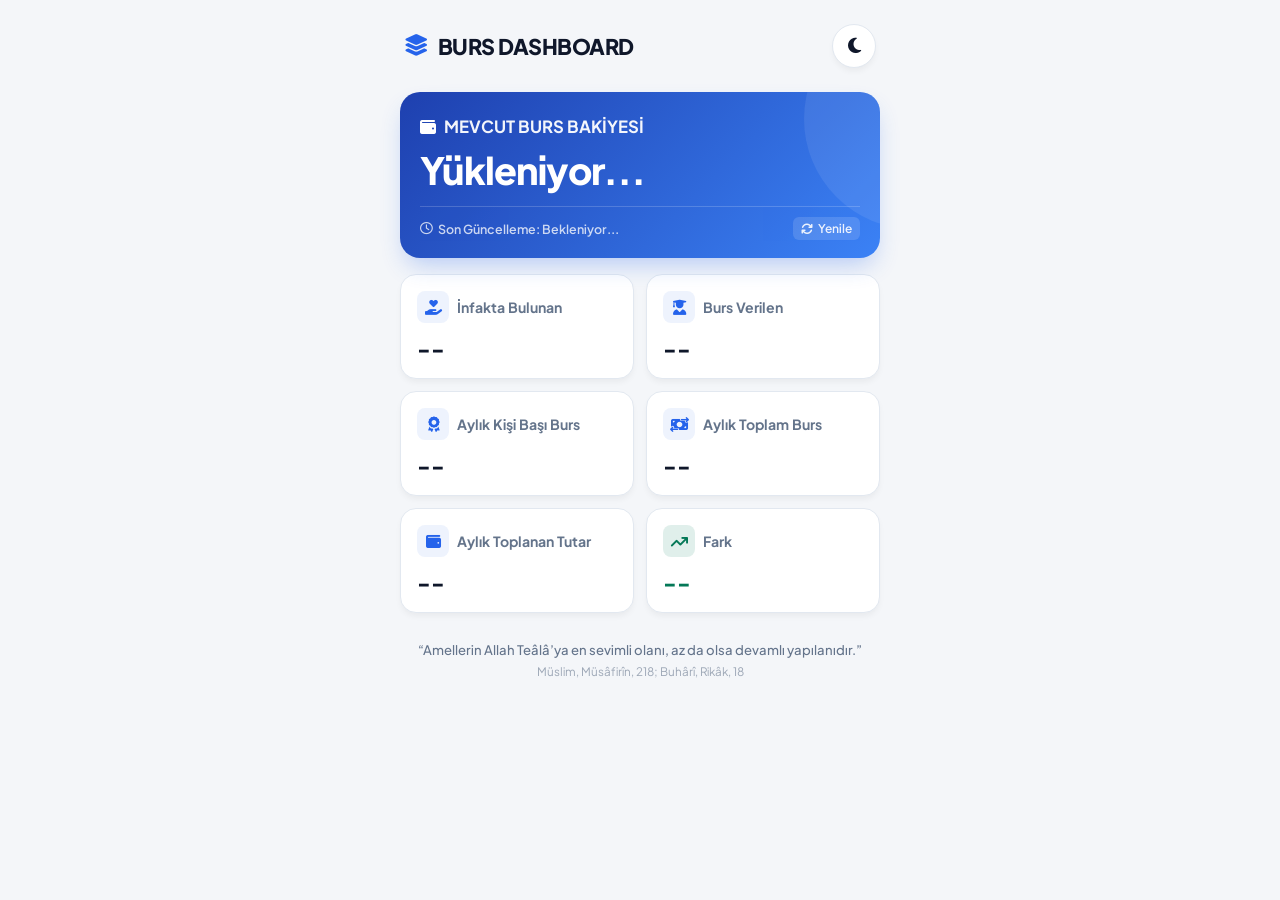
<file: index.html>
<!DOCTYPE html>
<html lang="tr">
<head>
    <meta charset="UTF-8">
    <meta name="viewport" content="width=device-width, initial-scale=1.0">
    <title>Burs Dashboard</title>
    <!-- Google Fonts & Font Awesome Icons -->
    <link rel="preconnect" href="https://fonts.googleapis.com">
    <link rel="preconnect" href="https://fonts.gstatic.com" crossorigin>
    <link href="https://fonts.googleapis.com/css2?family=Plus+Jakarta+Sans:wght@500;600;700;800&display=swap" rel="stylesheet">
    <link rel="stylesheet" href="https://cdnjs.cloudflare.com/ajax/libs/font-awesome/6.4.0/css/all.min.css">

    <style>
        :root {
            --bg-page: #f4f6f9;
            --bg-card: #ffffff;
            --text-main: #0f172a;
            --text-muted: #64748b;
            --primary: #2563eb;
            --primary-gradient: linear-gradient(135deg, #1e40af 0%, #3b82f6 100%);
            --border-color: #e2e8f0;
            --shadow-sm: 0 4px 6px -1px rgba(0,0,0,0.05);

            --diff-pos-text: #047857;
            --diff-neg-text: #b91c1c;
        }

        [data-theme="dark"] {
            --bg-page: #0f172a;
            --bg-card: #1e293b;
            --text-main: #f8fafc;
            --text-muted: #94a3b8;
            --border-color: #334155;
            --primary-gradient: linear-gradient(135deg, #1d4ed8 0%, #60a5fa 100%);

            --diff-pos-text: #34d399;
            --diff-neg-text: #f87171;
        }

        * {
            box-sizing: border-box;
            margin: 0;
            padding: 0;
            font-family: 'Plus Jakarta Sans', -apple-system, BlinkMacSystemFont, sans-serif;
            -webkit-tap-highlight-color: transparent;
        }

        body {
            background-color: var(--bg-page);
            color: var(--text-main);
            min-height: 100vh;
            padding: 16px;
            display: flex;
            justify-content: center;
            transition: background-color 0.3s ease, color 0.3s ease;
        }

        .container {
            width: 100%;
            max-width: 480px;
            display: flex;
            flex-direction: column;
            gap: 16px;
        }

        header {
            display: flex;
            justify-content: space-between;
            align-items: center;
            padding: 8px 4px;
        }

        .header-title {
            font-size: 1.35rem;
            font-weight: 800;
            letter-spacing: -0.5px;
            color: var(--text-main);
            display: flex;
            align-items: center;
            gap: 10px;
        }

        .header-title i {
            color: var(--primary);
        }

        .theme-toggle {
            background: var(--bg-card);
            border: 1px solid var(--border-color);
            color: var(--text-main);
            width: 44px;
            height: 44px;
            border-radius: 50%;
            display: flex;
            align-items: center;
            justify-content: center;
            cursor: pointer;
            font-size: 1.1rem;
            box-shadow: var(--shadow-sm);
        }

        .hero-card {
            background: var(--primary-gradient);
            color: #ffffff;
            border-radius: 20px;
            padding: 24px 20px 18px 20px;
            box-shadow: 0 12px 24px -6px rgba(37, 99, 235, 0.3);
            position: relative;
            overflow: hidden;
            display: flex;
            flex-direction: column;
            justify-content: space-between;
            min-height: 150px;
        }

        .hero-card::before {
            content: '';
            position: absolute;
            top: -50%;
            right: -30%;
            width: 220px;
            height: 220px;
            background: rgba(255, 255, 255, 0.08);
            border-radius: 50%;
            pointer-events: none;
        }

        .hero-top {
            display: flex;
            align-items: center;
            gap: 8px;
            margin-bottom: 12px;
        }

        .hero-label {
            font-size: 1.05rem;
            font-weight: 700;
            text-transform: uppercase;
            opacity: 0.95;
        }

        .hero-value {
            font-size: 2.35rem;
            font-weight: 800;
            letter-spacing: -1px;
            line-height: 1.1;
            margin-bottom: 16px;
        }

        .hero-bottom {
            font-size: 0.78rem;
            font-weight: 600;
            opacity: 0.9;
            display: flex;
            justify-content: space-between;
            align-items: center;
            border-top: 1px solid rgba(255, 255, 255, 0.2);
            padding-top: 10px;
        }

        .hero-update-info {
            display: flex;
            align-items: center;
            gap: 6px;
            opacity: 0.85;
        }

        .hero-refresh-btn {
            background: rgba(255, 255, 255, 0.15);
            border: none;
            color: #ffffff;
            font-weight: 600;
            cursor: pointer;
            display: flex;
            align-items: center;
            gap: 5px;
            font-size: 0.75rem;
            padding: 4px 8px;
            border-radius: 6px;
            transition: background 0.2s;
        }

        .hero-refresh-btn:hover {
            background: rgba(255, 255, 255, 0.25);
        }

        .grid-container {
            display: grid;
            grid-template-columns: repeat(2, 1fr);
            gap: 12px;
        }

        .card {
            background: var(--bg-card);
            border: 1px solid var(--border-color);
            border-radius: 16px;
            padding: 16px;
            box-shadow: var(--shadow-sm);
            display: flex;
            flex-direction: column;
            justify-content: space-between;
            min-height: 105px;
        }

        .card-header {
            display: flex;
            align-items: center;
            gap: 8px;
            margin-bottom: 10px;
        }

        .card-icon {
            width: 32px;
            height: 32px;
            border-radius: 8px;
            background: rgba(37, 99, 235, 0.08);
            color: var(--primary);
            display: flex;
            align-items: center;
            justify-content: center;
            font-size: 0.95rem;
            flex-shrink: 0;
        }

        [data-theme="dark"] .card-icon {
            background: rgba(96, 165, 250, 0.15);
        }

        .card-title {
            font-size: 0.88rem;
            font-weight: 700;
            color: var(--text-muted);
            line-height: 1.25;
        }

        .card-value {
            font-size: 1.35rem;
            font-weight: 800;
            color: var(--text-main);
            letter-spacing: -0.5px;
        }

        .diff-card.diff-positive .card-value { color: var(--diff-pos-text); }
        .diff-card.diff-positive .card-icon { background: rgba(4, 120, 87, 0.12); color: var(--diff-pos-text); }
        .diff-card.diff-negative .card-value { color: var(--diff-neg-text); }
        .diff-card.diff-negative .card-icon { background: rgba(185, 28, 28, 0.12); color: var(--diff-neg-text); }

        /* Sayfa Altı Hadis Alanı */
        .footer-note {
            text-align: center;
            padding: 8px 4px;
            display: flex;
            flex-direction: column;
            gap: 4px;
            margin-top: 4px;
        }

        .footer-hadith {
            font-size: 0.82rem;
            font-weight: 500;
            color: var(--text-muted);
            line-height: 1.4;
        }

        .footer-source {
            font-size: 0.73rem;
            color: var(--text-muted);
            opacity: 0.6;
        }

        .spinning { animation: spin 1s linear infinite; }
        @keyframes spin { 100% { transform: rotate(360deg); } }
    </style>
</head>
<body>

    <div class="container">
        <header>
            <h1 class="header-title">
                <i class="fa-solid fa-layer-group"></i>
                BURS DASHBOARD
            </h1>
            <button class="theme-toggle" id="themeToggle" aria-label="Tema Değiştir">
                <i class="fa-solid fa-moon"></i>
            </button>
        </header>

        <!-- Mevcut Burs Bakiyesi -->
        <div class="hero-card">
            <div class="hero-top">
                <i class="fa-solid fa-wallet"></i>
                <span class="hero-label">Mevcut Burs Bakiyesi</span>
            </div>
            <div class="hero-value" id="val-bakiye">Yükleniyor...</div>
            <div class="hero-bottom">
                <div class="hero-update-info">
                    <i class="fa-regular fa-clock"></i>
                    <span>Son Güncelleme: <span id="last-update-time">Bekleniyor...</span></span>
                </div>
                <button class="hero-refresh-btn" onclick="fetchData()">
                    <i class="fa-solid fa-arrows-rotate" id="refreshIcon"></i> Yenile
                </button>
            </div>
        </div>

        <!-- 6 Eşit Grid Kart -->
        <div class="grid-container">
            <div class="card">
                <div class="card-header">
                    <div class="card-icon"><i class="fa-solid fa-hand-holding-heart"></i></div>
                    <span class="card-title">İnfakta Bulunan</span>
                </div>
                <div class="card-value" id="val-infaktaBulunan">--</div>
            </div>

            <div class="card">
                <div class="card-header">
                    <div class="card-icon"><i class="fa-solid fa-user-graduate"></i></div>
                    <span class="card-title">Burs Verilen</span>
                </div>
                <div class="card-value" id="val-bursVerilen">--</div>
            </div>

            <div class="card">
                <div class="card-header">
                    <div class="card-icon"><i class="fa-solid fa-award"></i></div>
                    <span class="card-title">Aylık Kişi Başı Burs</span>
                </div>
                <div class="card-value" id="val-kisiBasiBurs">--</div>
            </div>

            <div class="card">
                <div class="card-header">
                    <div class="card-icon"><i class="fa-solid fa-money-bill-transfer"></i></div>
                    <span class="card-title">Aylık Toplam Burs</span>
                </div>
                <div class="card-value" id="val-aylikToplamBurs">--</div>
            </div>

            <div class="card">
                <div class="card-header">
                    <div class="card-icon"><i class="fa-solid fa-wallet"></i></div>
                    <span class="card-title">Aylık Toplanan Tutar</span>
                </div>
                <div class="card-value" id="val-aylikToplanan">--</div>
            </div>

            <div class="card diff-card diff-positive" id="diffCard">
                <div class="card-header">
                    <div class="card-icon"><i class="fa-solid fa-arrow-trend-up" id="diffIcon"></i></div>
                    <span class="card-title">Fark</span>
                </div>
                <div class="card-value" id="val-fark">--</div>
            </div>
        </div>

        <!-- Sayfa Altı Hadis Alanı -->
        <footer class="footer-note">
            <p class="footer-hadith">“Amellerin Allah Teâlâ’ya en sevimli olanı, az da olsa devamlı yapılanıdır.”</p>
            <p class="footer-source">Müslim, Müsâfirîn, 218; Buhârî, Rikâk, 18</p>
        </footer>
    </div>

    <script>
        const API_URL = "https://script.google.com/macros/s/AKfycbyKhrwDqc6kaqZxtwELorfctKa095VKbjCXpTONy8sBxNNyxpd5-GMLLA14qhVhdC8V/exec";

        function formatCurrency(val) {
            if (val === undefined || val === null || isNaN(val)) return "₺0";
            return new Intl.NumberFormat('tr-TR', { style: 'currency', currency: 'TRY', minimumFractionDigits: 0 }).format(val);
        }

        async function fetchData() {
            const refreshIcon = document.getElementById('refreshIcon');
            if (refreshIcon) refreshIcon.classList.add('spinning');

            try {
                const response = await fetch(API_URL, { redirect: 'follow' });
                if (!response.ok) throw new Error("Sunucu yanıt vermedi.");
                
                const data = await response.json();
                
                document.getElementById('val-bakiye').innerText = formatCurrency(data.bakiye);
                document.getElementById('val-infaktaBulunan').innerText = data.infaktaBulunan ?? '--';
                document.getElementById('val-bursVerilen').innerText = data.bursVerilen ?? '--';
                document.getElementById('val-kisiBasiBurs').innerText = formatCurrency(data.kisiBasiBurs);
                document.getElementById('val-aylikToplamBurs').innerText = formatCurrency(data.aylikToplamBurs);
                document.getElementById('val-aylikToplanan').innerText = formatCurrency(data.aylikToplanan);

                const fark = data.fark;
                const diffCard = document.getElementById('diffCard');
                const diffIcon = document.getElementById('diffIcon');
                
                document.getElementById('val-fark').innerText = formatCurrency(fark);
                
                if (fark >= 0) {
                    diffCard.className = "card diff-card diff-positive";
                    diffIcon.className = "fa-solid fa-arrow-trend-up";
                } else {
                    diffCard.className = "card diff-card diff-negative";
                    diffIcon.className = "fa-solid fa-arrow-trend-down";
                }

                const now = new Date();
                document.getElementById('last-update-time').innerText = now.toLocaleTimeString('tr-TR', { hour: '2-digit', minute: '2-digit' });

            } catch (error) {
                console.error("Veri çekme hatası:", error);
            } finally {
                if (refreshIcon) refreshIcon.classList.remove('spinning');
            }
        }

        // Tema Değiştirici
        const themeToggle = document.getElementById('themeToggle');
        const htmlElement = document.documentElement;

        themeToggle.addEventListener('click', () => {
            const currentTheme = htmlElement.getAttribute('data-theme');
            if (currentTheme === 'dark') {
                htmlElement.removeAttribute('data-theme');
                themeToggle.innerHTML = '<i class="fa-solid fa-moon"></i>';
                localStorage.setItem('theme', 'light');
            } else {
                htmlElement.setAttribute('data-theme', 'dark');
                themeToggle.innerHTML = '<i class="fa-solid fa-sun"></i>';
                localStorage.setItem('theme', 'dark');
            }
        });

        // Sayfa Yüklendiğinde
        window.addEventListener('DOMContentLoaded', () => {
            const savedTheme = localStorage.getItem('theme');
            if (savedTheme === 'dark') {
                htmlElement.setAttribute('data-theme', 'dark');
                themeToggle.innerHTML = '<i class="fa-solid fa-sun"></i>';
            }
            fetchData();
        });
    </script>
</body>
</html>
</file>
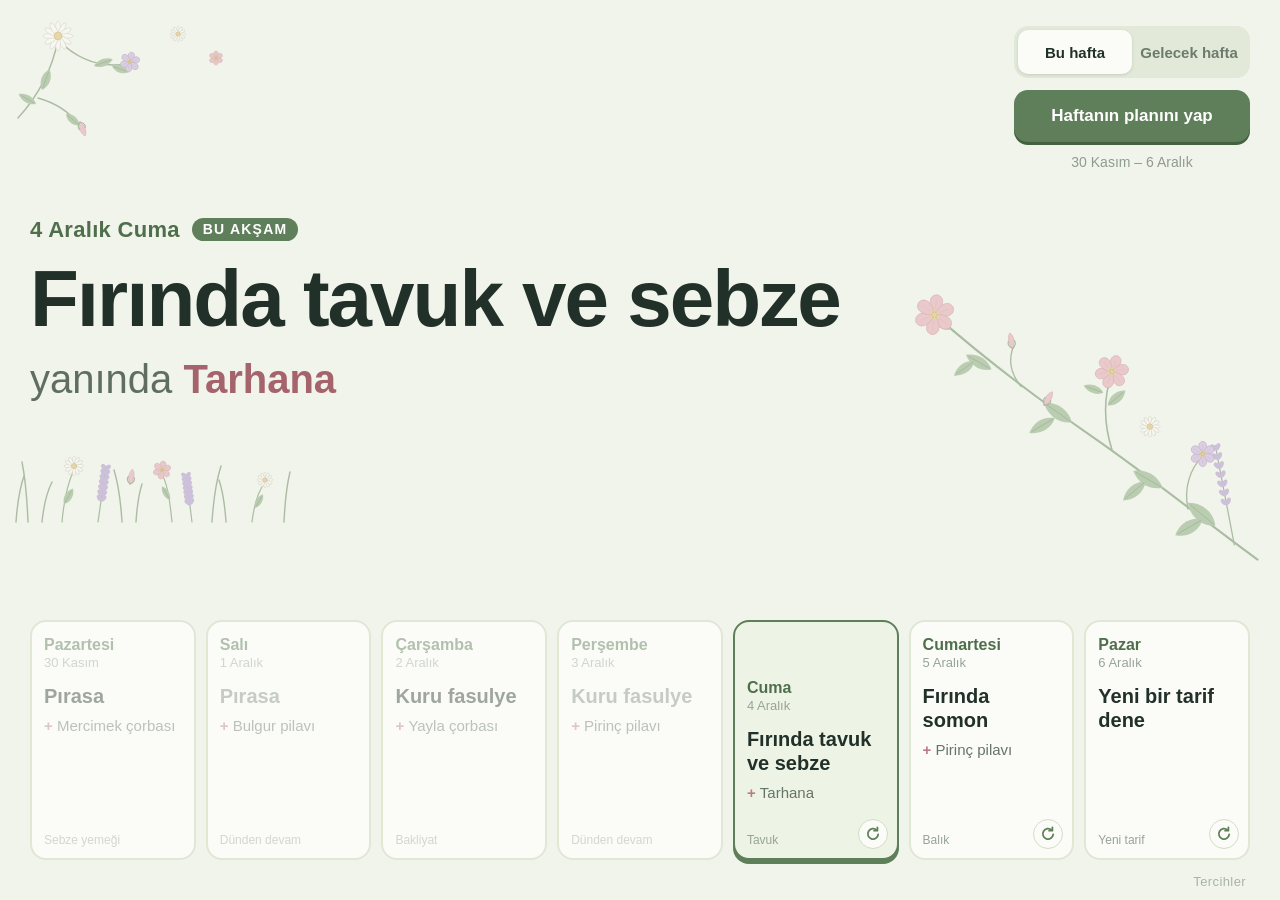
<file: yemek/index.html>
<!DOCTYPE html>
<html lang="tr" manifest="yemek.appcache">
<head>
<meta charset="utf-8">
<meta name="viewport" content="width=device-width, initial-scale=1, maximum-scale=1, user-scalable=no">
<meta name="apple-mobile-web-app-capable" content="yes">
<meta name="apple-mobile-web-app-status-bar-style" content="black">
<title>Yemek Planı</title>
<style>
/* Yemek Planı — iPad mini 1 / iOS 9 Safari.
   Kurallar: Flexbox + -webkit- önekleri. Grid, gap, CSS değişkeni, vh, object-fit, sticky YOK. */

* { -webkit-box-sizing: border-box; box-sizing: border-box; margin: 0; padding: 0; }
html, body { height: 100%; }
body {
  background: #f1f4eb;
  color: #22302a;
  font-family: -apple-system, "Helvetica Neue", Helvetica, Arial, sans-serif;
  -webkit-font-smoothing: antialiased;
  -webkit-text-size-adjust: 100%;
  -webkit-tap-highlight-color: rgba(0, 0, 0, 0);
  -webkit-user-select: none;
  user-select: none;
  overflow-x: hidden;
}
button, select { font-family: inherit; }
button {
  -webkit-appearance: none;
  border: 0;
  background: none;
  color: inherit;
  cursor: pointer;
}

/* ---------- Sayfa iskeleti ---------- */
.app {
  position: relative;
  height: 100%;
  min-height: 600px;
  padding: 26px 30px 40px;
  display: -webkit-flex;
  display: flex;
  -webkit-flex-direction: column;
  flex-direction: column;
  -webkit-transition: background-color .6s, color .6s;
  transition: background-color .6s, color .6s;
}

/* ---------- Üst: bu akşam ---------- */
.ust {
  display: -webkit-flex;
  display: flex;
  -webkit-align-items: flex-start;
  align-items: flex-start;
  -webkit-flex: 1 1 auto;
  flex: 1 1 auto;
  min-height: 0;
}
.bugun {
  -webkit-flex: 1 1 auto;
  flex: 1 1 auto;
  min-width: 0;
  padding-right: 28px;
  -webkit-align-self: stretch;
  align-self: stretch;
  display: -webkit-flex;
  display: flex;
  -webkit-flex-direction: column;
  flex-direction: column;
  -webkit-justify-content: center;
  justify-content: center;
  padding-bottom: 10px;
}
.bugun-tarih {
  font-size: 22px;
  font-weight: 600;
  color: #4f6f4c;
  letter-spacing: .3px;
}
.bugun-etiket {
  display: inline-block;
  margin-left: 12px;
  padding: 3px 11px 4px;
  border-radius: 13px;
  font-size: 14px;
  font-weight: 700;
  letter-spacing: 1.2px;
  text-transform: uppercase;
  color: #fff;
  background: #5e7f59;
  vertical-align: 3px;
}
.bugun-yemek {
  margin-top: 16px;
  font-size: 104px;
  line-height: 1;
  font-weight: 700;
  letter-spacing: -3px;
  color: #22302a;
}
.bugun-yemek.uzun { font-size: 80px; letter-spacing: -2px; }
.bugun-yemek.cok-uzun { font-size: 64px; letter-spacing: -1.5px; }
.bugun-yemek.bos { color: #b8ab99; font-weight: 600; }
.bugun-eslik {
  margin-top: 18px;
  font-size: 40px;
  font-weight: 300;
  color: #5f6e60;
}
.bugun-eslik b { font-weight: 600; color: #a5636b; }

/* Sağ: eylemler */
.eylemler {
  width: 236px;
  -webkit-flex: 0 0 236px;
  flex: 0 0 236px;
}
.sekme {
  display: -webkit-flex;
  display: flex;
  padding: 4px;
  border-radius: 14px;
  background: #e2e9d9;
  margin-bottom: 12px;
}
.sekme-btn {
  -webkit-flex: 1 1 0;
  flex: 1 1 0;
  min-height: 44px;
  border-radius: 10px;
  font-size: 15px;
  font-weight: 600;
  color: #6d7b6c;
}
.sekme-btn.aktif {
  background: #fbfcf7;
  color: #22302a;
  -webkit-box-shadow: 0 1px 3px rgba(40, 70, 40, .16);
  box-shadow: 0 1px 3px rgba(40, 70, 40, .16);
}
.btn {
  display: block;
  min-height: 52px;
  padding: 0 18px;
  border-radius: 14px;
  font-size: 17px;
  font-weight: 600;
  text-align: center;
}
.btn-ana {
  background: #5e7f59;
  color: #fff;
  -webkit-box-shadow: 0 3px 0 #46613f;
  box-shadow: 0 3px 0 #46613f;
}
.btn-ana:active { -webkit-transform: translateY(2px); transform: translateY(2px); -webkit-box-shadow: 0 1px 0 #46613f; box-shadow: 0 1px 0 #46613f; }
.btn-ikincil {
  background: transparent;
  color: #5f6e60;
  border: 2px solid #d1dbc6;
}
.btn-ikincil:active { background: #e8eee0; }
.btn-metin {
  background: transparent;
  color: #4f6f4c;
  min-height: 44px;
  font-size: 16px;
  text-decoration: underline;
}
.eylemler .btn { width: 100%; margin-bottom: 10px; }
.dongu {
  margin-top: 4px;
  font-size: 14px;
  line-height: 1.45;
  color: #8f9b8e;
  text-align: center;
}

/* ---------- Alt: hafta ---------- */
.hafta {
  list-style: none;
  display: -webkit-flex;
  display: flex;
  -webkit-flex: 0 0 auto;
  flex: 0 0 auto;
  margin-top: 18px;
}
.gun {
  position: relative;
  -webkit-flex: 1 1 0;
  flex: 1 1 0;
  min-width: 0;
  height: 240px;
  margin-left: 10px;
  padding: 14px 12px 12px;
  border-radius: 16px;
  background: #fbfcf7;
  border: 2px solid #dfe7d5;
  cursor: pointer;
  overflow: hidden;
  -webkit-transition: opacity .3s;
  transition: opacity .3s;
}
.gun:first-child { margin-left: 0; }
.gun:active { background: #eef3e7; }
.gun-ust { padding-right: 2px; }
.gun-ad {
  display: block;
  font-size: 16px;
  font-weight: 700;
  color: #4f6f4c;
}
.gun-tarih { display: block; margin-top: 1px; font-size: 13px; color: #98a397; }
.gun-yemek {
  margin-top: 14px;
  font-size: 20px;
  line-height: 1.2;
  font-weight: 700;
  color: #22302a;
  word-wrap: break-word;
}
.gun-eslik {
  margin-top: 8px;
  font-size: 15px;
  line-height: 1.3;
  color: #66746a;
}
.gun-eslik:before { content: "+ "; color: #b97c84; font-weight: 700; }
.gun-eslik.yok:before, .gun-eslik:empty:before { content: ""; }
.gun-eslik.yok { color: #a9b3a6; font-style: italic; }
.gun-alt {
  position: absolute;
  left: 12px;
  right: 46px;
  bottom: 11px;
}
.gun-kategori { font-size: 12px; color: #98a397; }
.gun-elle {
  display: none;
  margin-bottom: 2px;
  font-size: 11px;
  font-weight: 700;
  letter-spacing: .8px;
  text-transform: uppercase;
  color: #b97c84;
}
.gun-kategori { display: block; }
.gun.elle .gun-elle { display: block; }
.gun-yenile {
  position: absolute;
  right: 2px;
  bottom: 2px;
  width: 44px;
  height: 44px;
  padding: 0;
}
.gun-yenile-ikon {
  display: block;
  width: 30px;
  height: 30px;
  margin: 7px;
  border-radius: 15px;
  border: 1.5px solid #d1dbc6;
  background: #fbfcf7;
  color: #5e7f59;
  text-align: center;
}
.gun-yenile-ikon .ikon-yenile { display: block; margin: 5.5px auto 0; }
.btn .ikon-yenile { display: inline-block; vertical-align: -2px; margin-right: 4px; }
.gun-yenile:active .gun-yenile-ikon { background: #5e7f59; border-color: #5e7f59; color: #fff; }
.gun.gecmis .gun-yenile { visibility: hidden; }
.gun.devam .gun-yemek { color: #7f8b7f; }
.gun.bos .gun-yemek { color: #b5beb1; font-weight: 600; }
.gun.gecmis > * { opacity: .42; }
.gun.bugun {
  background: #edf4e6;
  border-color: #5e7f59;
  -webkit-box-shadow: 0 4px 0 #5e7f59;
  box-shadow: 0 4px 0 #5e7f59;
}

/* ---------- Düzenleme paneli ---------- */
.perde {
  display: none;
  position: fixed;
  left: 0; top: 0; right: 0; bottom: 0;
  background: rgba(20, 35, 22, .42);
  z-index: 10;
  cursor: pointer; /* iOS: div üzerinde click delegasyonu için gerekli */
}
.perde.acik { display: block; }
.panel {
  display: none;
  position: fixed;
  top: 0; right: 0; bottom: 0;
  width: 452px;
  padding: 26px 28px 24px;
  background: #fbfcf7;
  z-index: 11;
  -webkit-box-shadow: -10px 0 34px rgba(20, 40, 20, .2);
  box-shadow: -10px 0 34px rgba(20, 40, 20, .2);
  overflow-y: auto;
  -webkit-overflow-scrolling: touch;
}
.panel.acik { display: block; }
.panel-baslik { font-size: 28px; font-weight: 700; letter-spacing: -.5px; }
.panel-alt { margin-top: 4px; font-size: 15px; color: #8f9b8e; }
.alan-ad {
  display: block;
  margin: 22px 0 8px;
  font-size: 13px;
  font-weight: 700;
  letter-spacing: 1.3px;
  text-transform: uppercase;
  color: #4f6f4c;
}
.secim { position: relative; }
.secim:after {
  content: "";
  position: absolute;
  right: 18px;
  top: 22px;
  border-left: 7px solid transparent;
  border-right: 7px solid transparent;
  border-top: 8px solid #4f6f4c;
  pointer-events: none;
}
.secim select {
  -webkit-appearance: none;
  display: block;
  width: 100%;
  height: 54px;
  padding: 0 44px 0 16px;
  border: 2px solid #d1dbc6;
  border-radius: 12px;
  background: #fff;
  color: #22302a;
  font-size: 19px;
  font-weight: 600;
}
.panel .btn-tam { width: 100%; margin-top: 10px; }
.satir {
  display: -webkit-flex;
  display: flex;
}
.satir .btn { -webkit-flex: 1 1 0; flex: 1 1 0; font-size: 16px; padding: 0 8px; }
.satir .btn + .btn { margin-left: 10px; }
.panel .btn-metin { width: 100%; margin-top: 6px; }
.panel-kapat { margin-top: 18px; }

/* ---------- Sayfa içi onay ---------- */
.onay {
  display: none;
  position: fixed;
  left: 0; top: 0; right: 0; bottom: 0;
  z-index: 20;
  background: rgba(20, 35, 22, .5);
  -webkit-align-items: center;
  align-items: center;
  -webkit-justify-content: center;
  justify-content: center;
}
.onay.acik { display: -webkit-flex; display: flex; }
.onay-kutu {
  width: 460px;
  padding: 28px;
  border-radius: 20px;
  background: #fbfcf7;
  -webkit-box-shadow: 0 16px 50px rgba(20, 40, 20, .3);
  box-shadow: 0 16px 50px rgba(20, 40, 20, .3);
}
.onay-baslik { font-size: 24px; font-weight: 700; }
.onay-butonlar .btn { width: 100%; margin-top: 10px; }
.onay-butonlar .btn:first-child { margin-top: 0; }
.onay-metin { margin: 10px 0 22px; font-size: 17px; line-height: 1.45; color: #5f6e60; }



.geri {
  display: -webkit-flex;
  display: flex;
  -webkit-align-items: center;
  align-items: center;
  min-height: 44px;
  margin-left: -6px;
  padding: 0 14px 0 6px;
  font-size: 17px;
  font-weight: 600;
  color: #4f6f4c;
}
.geri .ikon-geri { margin-right: 6px; }
.geri:active { color: #22302a; }
.panel .geri { margin-top: -10px; margin-bottom: 4px; }
.tercih-sol {
  display: -webkit-flex;
  display: flex;
  -webkit-align-items: center;
  align-items: center;
}
.tercih-sol .geri { margin-right: 6px; }

/* ---------- Tercihler (en altta, göze batmayan) ---------- */
.alt-bar {
  position: absolute;
  right: 30px;
  bottom: 0;
  height: 38px;
}
.tercih-ac {
  height: 38px;
  padding: 0 4px 0 14px;
  font-size: 13px;
  letter-spacing: .4px;
  color: #a9b3a6;
}
.tercih-ac:active { color: #5e7f59; }
.tercih {
  display: none;
  position: fixed;
  left: 0; top: 0; right: 0; bottom: 0;
  z-index: 15;
  background: #f1f4eb;
  overflow-y: auto;
  -webkit-overflow-scrolling: touch;
}
.tercih.acik { display: block; }
.tercih-ic { max-width: 760px; margin: 0 auto; padding: 24px 28px 40px; }
.tercih-ust {
  display: -webkit-flex;
  display: flex;
  -webkit-align-items: center;
  align-items: center;
  -webkit-justify-content: space-between;
  justify-content: space-between;
}
.tercih-baslik { font-size: 32px; font-weight: 700; letter-spacing: -.5px; }
.tercih-kapat { min-width: 120px; }
.tercih-not { margin-top: 8px; font-size: 15px; line-height: 1.45; color: #7a877a; }
.tercih-bolum {
  margin-top: 22px;
  padding: 18px 20px 8px;
  border-radius: 16px;
  background: #fbfcf7;
  border: 2px solid #dfe7d5;
}
.tercih-bolum-baslik {
  margin-bottom: 6px;
  font-size: 13px;
  font-weight: 700;
  letter-spacing: 1.3px;
  text-transform: uppercase;
  color: #4f6f4c;
}
.tercih-grup-baslik { margin: 14px 0 2px; font-size: 17px; font-weight: 700; color: #22302a; }
.tercih-satir {
  display: -webkit-flex;
  display: flex;
  -webkit-align-items: center;
  align-items: center;
  min-height: 56px;
  padding: 6px 0;
  border-top: 1px solid #e8eee0;
}
.tercih-bolum-baslik + .tercih-satir, .tercih-grup-baslik + .tercih-liste .tercih-satir:first-child { border-top: 0; }
.tercih-ad {
  -webkit-flex: 1 1 auto;
  flex: 1 1 auto;
  min-width: 0;
  padding-right: 14px;
  font-size: 17px;
  font-weight: 600;
  color: #22302a;
}
.tercih-aciklama { display: block; margin-top: 2px; font-size: 13px; font-weight: 400; color: #8f9b8e; }
.tercih-satir.degisti .tercih-ad:after {
  content: "değişti";
  display: inline-block;
  margin-left: 8px;
  padding: 1px 7px 2px;
  border-radius: 9px;
  background: #f3e3e5;
  color: #a5636b;
  font-size: 11px;
  font-weight: 700;
  vertical-align: 2px;
}
.secim-kucuk {
  width: 170px;
  -webkit-flex: 0 0 170px;
  flex: 0 0 170px;
}
.secim-kucuk:after { top: 20px; right: 14px; }
.secim-kucuk select { height: 46px; font-size: 16px; padding: 0 36px 0 12px; }
.gun-secici {
  display: -webkit-flex;
  display: flex;
  -webkit-flex-wrap: wrap;
  flex-wrap: wrap;
  margin: 4px 0 10px -8px;
}
.gun-sec {
  min-height: 44px;
  margin: 8px 0 0 8px;
  padding: 0 14px;
  border-radius: 22px;
  border: 2px solid #d1dbc6;
  font-size: 15px;
  font-weight: 600;
  color: #5f6e60;
}
.gun-sec.secili { background: #a5636b; border-color: #a5636b; color: #fff; }
.tercih-alt { margin-top: 22px; text-align: center; }
.tercih-alt .btn { display: inline-block; min-width: 220px; }


/* SUSLER-BASLA — scripts/susler.py üretir, elle düzenleme */
body {
  background-image: url("data:image/svg+xml;charset=utf8,%3Csvg xmlns='http://www.w3.org/2000/svg' width='360' height='280' viewBox='0 0 360 280'%3E%3Cg opacity='0.62' fill='none' stroke-linecap='round'%3E%3Cpath d='M352 276C300 238 248 196 196 160S96 88 46 44' stroke='%237f9b76' stroke-width='2'/%3E%3Cpath d='M214 172C206 146 206 122 214 100' stroke='%237f9b76' stroke-width='1.5'/%3E%3Cpath d='M128 112C118 100 116 88 120 76' stroke='%237f9b76' stroke-width='1.3'/%3E%3Cpath d='M286 228C282 208 288 190 300 178' stroke='%237f9b76' stroke-width='1.3'/%3E%3Cg transform='translate(312 244) rotate(-140)'%3E%3Cpath d='M0 0C9.5 -9 23.8 -9 34 0C23.8 9 9.5 9 0 0Z' fill='%239ab68f'/%3E%3Cpath d='M2 0L31 0' stroke='%2376946c' stroke-width='.8' fill='none'/%3E%3C/g%3E%3Cg transform='translate(300 238) rotate(150)'%3E%3Cpath d='M0 0C8.4 -8 21 -8 30 0C21 8 8.4 8 0 0Z' fill='%239ab68f'/%3E%3Cpath d='M2 0L27 0' stroke='%2376946c' stroke-width='.8' fill='none'/%3E%3C/g%3E%3Cg transform='translate(262 208) rotate(-150)'%3E%3Cpath d='M0 0C9 -8 22.4 -8 32 0C22.4 8 9 8 0 0Z' fill='%239ab68f'/%3E%3Cpath d='M2 0L29 0' stroke='%2376946c' stroke-width='.8' fill='none'/%3E%3C/g%3E%3Cg transform='translate(246 202) rotate(140)'%3E%3Cpath d='M0 0C7.8 -7 19.6 -7 28 0C19.6 7 7.8 7 0 0Z' fill='%239ab68f'/%3E%3Cpath d='M2 0L25 0' stroke='%2376946c' stroke-width='.8' fill='none'/%3E%3C/g%3E%3Cg transform='translate(176 146) rotate(-145)'%3E%3Cpath d='M0 0C9 -8 22.4 -8 32 0C22.4 8 9 8 0 0Z' fill='%239ab68f'/%3E%3Cpath d='M2 0L29 0' stroke='%2376946c' stroke-width='.8' fill='none'/%3E%3C/g%3E%3Cg transform='translate(160 142) rotate(150)'%3E%3Cpath d='M0 0C7.8 -7 19.6 -7 28 0C19.6 7 7.8 7 0 0Z' fill='%239ab68f'/%3E%3Cpath d='M2 0L25 0' stroke='%2376946c' stroke-width='.8' fill='none'/%3E%3C/g%3E%3Cg transform='translate(100 96) rotate(-150)'%3E%3Cpath d='M0 0C7.8 -7 19.6 -7 28 0C19.6 7 7.8 7 0 0Z' fill='%239ab68f'/%3E%3Cpath d='M2 0L25 0' stroke='%2376946c' stroke-width='.8' fill='none'/%3E%3C/g%3E%3Cg transform='translate(84 88) rotate(145)'%3E%3Cpath d='M0 0C6.7 -6 16.8 -6 24 0C16.8 6 6.7 6 0 0Z' fill='%239ab68f'/%3E%3Cpath d='M2 0L21 0' stroke='%2376946c' stroke-width='.8' fill='none'/%3E%3C/g%3E%3Cg transform='translate(210 130) rotate(-40)'%3E%3Cpath d='M0 0C6.2 -6 15.4 -6 22 0C15.4 6 6.2 6 0 0Z' fill='%239ab68f'/%3E%3Cpath d='M2 0L19 0' stroke='%2376946c' stroke-width='.8' fill='none'/%3E%3C/g%3E%3Cg transform='translate(206 118) rotate(200)'%3E%3Cpath d='M0 0C5.6 -5 14 -5 20 0C14 5 5.6 5 0 0Z' fill='%239ab68f'/%3E%3Cpath d='M2 0L17 0' stroke='%2376946c' stroke-width='.8' fill='none'/%3E%3C/g%3E%3Cg transform='translate(62 58) rotate(-150)'%3E%3Cpath d='M0 0C5.6 -5 14 -5 20 0C14 5 5.6 5 0 0Z' fill='%239ab68f'/%3E%3Cpath d='M2 0L17 0' stroke='%2376946c' stroke-width='.8' fill='none'/%3E%3C/g%3E%3Cpath d='M330 262L312 168' stroke='%237f9b76' stroke-width='1.2'/%3E%3Cellipse transform='translate(321.9 219.7) rotate(-45.8)' cx='-2.5' rx='2.2' ry='3.6' fill='%23b8a1d0'/%3E%3Cellipse transform='translate(321.9 219.7) rotate(24.2)' cx='2.5' rx='2.2' ry='3.6' fill='%23b8a1d0'/%3E%3Cellipse transform='translate(320.2 211.1) rotate(-45.8)' cx='-2.5' rx='2.2' ry='3.6' fill='%23b8a1d0'/%3E%3Cellipse transform='translate(320.2 211.1) rotate(24.2)' cx='2.5' rx='2.2' ry='3.6' fill='%23b8a1d0'/%3E%3Cellipse transform='translate(318.6 202.5) rotate(-45.8)' cx='-2.5' rx='2.2' ry='3.6' fill='%23b8a1d0'/%3E%3Cellipse transform='translate(318.6 202.5) rotate(24.2)' cx='2.5' rx='2.2' ry='3.6' fill='%23b8a1d0'/%3E%3Cellipse transform='translate(316.9 193.8) rotate(-45.8)' cx='-2.5' rx='2.2' ry='3.6' fill='%23b8a1d0'/%3E%3Cellipse transform='translate(316.9 193.8) rotate(24.2)' cx='2.5' rx='2.2' ry='3.6' fill='%23b8a1d0'/%3E%3Cellipse transform='translate(315.3 185.2) rotate(-45.8)' cx='-2.5' rx='2.2' ry='3.6' fill='%23b8a1d0'/%3E%3Cellipse transform='translate(315.3 185.2) rotate(24.2)' cx='2.5' rx='2.2' ry='3.6' fill='%23b8a1d0'/%3E%3Cellipse transform='translate(313.6 176.6) rotate(-45.8)' cx='-2.5' rx='2.2' ry='3.6' fill='%23b8a1d0'/%3E%3Cellipse transform='translate(313.6 176.6) rotate(24.2)' cx='2.5' rx='2.2' ry='3.6' fill='%23b8a1d0'/%3E%3Cellipse transform='translate(312 168) rotate(-45.8)' cx='-2.5' rx='2.2' ry='3.6' fill='%23b8a1d0'/%3E%3Cellipse transform='translate(312 168) rotate(24.2)' cx='2.5' rx='2.2' ry='3.6' fill='%23b8a1d0'/%3E%3Cg transform='translate(46 44)'%3E%3Cpath transform='rotate(8)' d='M0 0C-6.1 -5.7 -9.5 -17.5 0 -19 C9.5 -17.5 6.1 -5.7 0 0Z' fill='%23e6b0b8' stroke='%23cc8f9a' stroke-width='.7'/%3E%3Cpath transform='rotate(8)' d='M0 -5.7 L0 -14.2' stroke='%23cc8f9a' stroke-width='.5' opacity='.6'/%3E%3Cpath transform='rotate(68)' d='M0 0C-6.1 -5.7 -9.5 -17.5 0 -19 C9.5 -17.5 6.1 -5.7 0 0Z' fill='%23e6b0b8' stroke='%23cc8f9a' stroke-width='.7'/%3E%3Cpath transform='rotate(68)' d='M0 -5.7 L0 -14.2' stroke='%23cc8f9a' stroke-width='.5' opacity='.6'/%3E%3Cpath transform='rotate(128)' d='M0 0C-6.1 -5.7 -9.5 -17.5 0 -19 C9.5 -17.5 6.1 -5.7 0 0Z' fill='%23e6b0b8' stroke='%23cc8f9a' stroke-width='.7'/%3E%3Cpath transform='rotate(128)' d='M0 -5.7 L0 -14.2' stroke='%23cc8f9a' stroke-width='.5' opacity='.6'/%3E%3Cpath transform='rotate(188)' d='M0 0C-6.1 -5.7 -9.5 -17.5 0 -19 C9.5 -17.5 6.1 -5.7 0 0Z' fill='%23e6b0b8' stroke='%23cc8f9a' stroke-width='.7'/%3E%3Cpath transform='rotate(188)' d='M0 -5.7 L0 -14.2' stroke='%23cc8f9a' stroke-width='.5' opacity='.6'/%3E%3Cpath transform='rotate(248)' d='M0 0C-6.1 -5.7 -9.5 -17.5 0 -19 C9.5 -17.5 6.1 -5.7 0 0Z' fill='%23e6b0b8' stroke='%23cc8f9a' stroke-width='.7'/%3E%3Cpath transform='rotate(248)' d='M0 -5.7 L0 -14.2' stroke='%23cc8f9a' stroke-width='.5' opacity='.6'/%3E%3Cpath transform='rotate(308)' d='M0 0C-6.1 -5.7 -9.5 -17.5 0 -19 C9.5 -17.5 6.1 -5.7 0 0Z' fill='%23e6b0b8' stroke='%23cc8f9a' stroke-width='.7'/%3E%3Cpath transform='rotate(308)' d='M0 -5.7 L0 -14.2' stroke='%23cc8f9a' stroke-width='.5' opacity='.6'/%3E%3Ccircle r='4.2' fill='%23e2c47c'/%3E%3Ccircle cx='2.7' cy='0' r='.9' fill='%23c4a35a'/%3E%3Ccircle cx='1.3' cy='2.3' r='.9' fill='%23c4a35a'/%3E%3Ccircle cx='-1.3' cy='2.3' r='.9' fill='%23c4a35a'/%3E%3Ccircle cx='-2.7' cy='0' r='.9' fill='%23c4a35a'/%3E%3Ccircle cx='-1.3' cy='-2.3' r='.9' fill='%23c4a35a'/%3E%3Ccircle cx='1.3' cy='-2.3' r='.9' fill='%23c4a35a'/%3E%3C/g%3E%3Cg transform='translate(214 98)'%3E%3Cpath transform='rotate(20)' d='M0 0C-5.1 -4.8 -8 -14.7 0 -16 C8 -14.7 5.1 -4.8 0 0Z' fill='%23e6b0b8' stroke='%23cc8f9a' stroke-width='.7'/%3E%3Cpath transform='rotate(20)' d='M0 -4.8 L0 -12' stroke='%23cc8f9a' stroke-width='.5' opacity='.6'/%3E%3Cpath transform='rotate(80)' d='M0 0C-5.1 -4.8 -8 -14.7 0 -16 C8 -14.7 5.1 -4.8 0 0Z' fill='%23e6b0b8' stroke='%23cc8f9a' stroke-width='.7'/%3E%3Cpath transform='rotate(80)' d='M0 -4.8 L0 -12' stroke='%23cc8f9a' stroke-width='.5' opacity='.6'/%3E%3Cpath transform='rotate(140)' d='M0 0C-5.1 -4.8 -8 -14.7 0 -16 C8 -14.7 5.1 -4.8 0 0Z' fill='%23e6b0b8' stroke='%23cc8f9a' stroke-width='.7'/%3E%3Cpath transform='rotate(140)' d='M0 -4.8 L0 -12' stroke='%23cc8f9a' stroke-width='.5' opacity='.6'/%3E%3Cpath transform='rotate(200)' d='M0 0C-5.1 -4.8 -8 -14.7 0 -16 C8 -14.7 5.1 -4.8 0 0Z' fill='%23e6b0b8' stroke='%23cc8f9a' stroke-width='.7'/%3E%3Cpath transform='rotate(200)' d='M0 -4.8 L0 -12' stroke='%23cc8f9a' stroke-width='.5' opacity='.6'/%3E%3Cpath transform='rotate(260)' d='M0 0C-5.1 -4.8 -8 -14.7 0 -16 C8 -14.7 5.1 -4.8 0 0Z' fill='%23e6b0b8' stroke='%23cc8f9a' stroke-width='.7'/%3E%3Cpath transform='rotate(260)' d='M0 -4.8 L0 -12' stroke='%23cc8f9a' stroke-width='.5' opacity='.6'/%3E%3Cpath transform='rotate(320)' d='M0 0C-5.1 -4.8 -8 -14.7 0 -16 C8 -14.7 5.1 -4.8 0 0Z' fill='%23e6b0b8' stroke='%23cc8f9a' stroke-width='.7'/%3E%3Cpath transform='rotate(320)' d='M0 -4.8 L0 -12' stroke='%23cc8f9a' stroke-width='.5' opacity='.6'/%3E%3Ccircle r='3.5' fill='%23e2c47c'/%3E%3Ccircle cx='2.2' cy='0' r='.9' fill='%23c4a35a'/%3E%3Ccircle cx='1.1' cy='1.9' r='.9' fill='%23c4a35a'/%3E%3Ccircle cx='-1.1' cy='1.9' r='.9' fill='%23c4a35a'/%3E%3Ccircle cx='-2.2' cy='0' r='.9' fill='%23c4a35a'/%3E%3Ccircle cx='-1.1' cy='-1.9' r='.9' fill='%23c4a35a'/%3E%3Ccircle cx='1.1' cy='-1.9' r='.9' fill='%23c4a35a'/%3E%3C/g%3E%3Cg transform='translate(300 176)'%3E%3Cpath transform='rotate(0)' d='M0 0C-3.8 -3.6 -6 -11 0 -12 C6 -11 3.8 -3.6 0 0Z' fill='%23cdb8da' stroke='%23a990bd' stroke-width='.7'/%3E%3Cpath transform='rotate(0)' d='M0 -3.6 L0 -9' stroke='%23a990bd' stroke-width='.5' opacity='.6'/%3E%3Cpath transform='rotate(60)' d='M0 0C-3.8 -3.6 -6 -11 0 -12 C6 -11 3.8 -3.6 0 0Z' fill='%23cdb8da' stroke='%23a990bd' stroke-width='.7'/%3E%3Cpath transform='rotate(60)' d='M0 -3.6 L0 -9' stroke='%23a990bd' stroke-width='.5' opacity='.6'/%3E%3Cpath transform='rotate(120)' d='M0 0C-3.8 -3.6 -6 -11 0 -12 C6 -11 3.8 -3.6 0 0Z' fill='%23cdb8da' stroke='%23a990bd' stroke-width='.7'/%3E%3Cpath transform='rotate(120)' d='M0 -3.6 L0 -9' stroke='%23a990bd' stroke-width='.5' opacity='.6'/%3E%3Cpath transform='rotate(180)' d='M0 0C-3.8 -3.6 -6 -11 0 -12 C6 -11 3.8 -3.6 0 0Z' fill='%23cdb8da' stroke='%23a990bd' stroke-width='.7'/%3E%3Cpath transform='rotate(180)' d='M0 -3.6 L0 -9' stroke='%23a990bd' stroke-width='.5' opacity='.6'/%3E%3Cpath transform='rotate(240)' d='M0 0C-3.8 -3.6 -6 -11 0 -12 C6 -11 3.8 -3.6 0 0Z' fill='%23cdb8da' stroke='%23a990bd' stroke-width='.7'/%3E%3Cpath transform='rotate(240)' d='M0 -3.6 L0 -9' stroke='%23a990bd' stroke-width='.5' opacity='.6'/%3E%3Cpath transform='rotate(300)' d='M0 0C-3.8 -3.6 -6 -11 0 -12 C6 -11 3.8 -3.6 0 0Z' fill='%23cdb8da' stroke='%23a990bd' stroke-width='.7'/%3E%3Cpath transform='rotate(300)' d='M0 -3.6 L0 -9' stroke='%23a990bd' stroke-width='.5' opacity='.6'/%3E%3Ccircle r='2.6' fill='%23e2c47c'/%3E%3Ccircle cx='1.7' cy='0' r='.9' fill='%23c4a35a'/%3E%3Ccircle cx='0.8' cy='1.5' r='.9' fill='%23c4a35a'/%3E%3Ccircle cx='-0.8' cy='1.5' r='.9' fill='%23c4a35a'/%3E%3Ccircle cx='-1.7' cy='0' r='.9' fill='%23c4a35a'/%3E%3Ccircle cx='-0.8' cy='-1.5' r='.9' fill='%23c4a35a'/%3E%3Ccircle cx='0.8' cy='-1.5' r='.9' fill='%23c4a35a'/%3E%3C/g%3E%3Cg transform='translate(120 76) rotate(-10)'%3E%3Cpath d='M0 0C-4 -5 -3 -12 0 -15C3 -12 4 -5 0 0Z' fill='%23e6b0b8' stroke='%23cc8f9a' stroke-width='.6'/%3E%3Cpath d='M0 0C-3 -2 -4 -5 -3 -7M0 0C3 -2 4 -5 3 -7' stroke='%237f9b76' stroke-width='1.2' fill='none'/%3E%3C/g%3E%3Cg transform='translate(150 130) rotate(30)'%3E%3Cpath d='M0 0C-4 -5 -3 -12 0 -15C3 -12 4 -5 0 0Z' fill='%23e6b0b8' stroke='%23cc8f9a' stroke-width='.6'/%3E%3Cpath d='M0 0C-3 -2 -4 -5 -3 -7M0 0C3 -2 4 -5 3 -7' stroke='%237f9b76' stroke-width='1.2' fill='none'/%3E%3C/g%3E%3Cg transform='translate(250 150)'%3E%3Cellipse transform='rotate(0) translate(0 -5.5)' rx='1.6' ry='4.5' fill='%23fbfaf5' stroke='%23c9c3b8' stroke-width='.6'/%3E%3Cellipse transform='rotate(30) translate(0 -5.5)' rx='1.6' ry='4.5' fill='%23fbfaf5' stroke='%23c9c3b8' stroke-width='.6'/%3E%3Cellipse transform='rotate(60) translate(0 -5.5)' rx='1.6' ry='4.5' fill='%23fbfaf5' stroke='%23c9c3b8' stroke-width='.6'/%3E%3Cellipse transform='rotate(90) translate(0 -5.5)' rx='1.6' ry='4.5' fill='%23fbfaf5' stroke='%23c9c3b8' stroke-width='.6'/%3E%3Cellipse transform='rotate(120) translate(0 -5.5)' rx='1.6' ry='4.5' fill='%23fbfaf5' stroke='%23c9c3b8' stroke-width='.6'/%3E%3Cellipse transform='rotate(150) translate(0 -5.5)' rx='1.6' ry='4.5' fill='%23fbfaf5' stroke='%23c9c3b8' stroke-width='.6'/%3E%3Cellipse transform='rotate(180) translate(0 -5.5)' rx='1.6' ry='4.5' fill='%23fbfaf5' stroke='%23c9c3b8' stroke-width='.6'/%3E%3Cellipse transform='rotate(210) translate(0 -5.5)' rx='1.6' ry='4.5' fill='%23fbfaf5' stroke='%23c9c3b8' stroke-width='.6'/%3E%3Cellipse transform='rotate(240) translate(0 -5.5)' rx='1.6' ry='4.5' fill='%23fbfaf5' stroke='%23c9c3b8' stroke-width='.6'/%3E%3Cellipse transform='rotate(270) translate(0 -5.5)' rx='1.6' ry='4.5' fill='%23fbfaf5' stroke='%23c9c3b8' stroke-width='.6'/%3E%3Cellipse transform='rotate(300) translate(0 -5.5)' rx='1.6' ry='4.5' fill='%23fbfaf5' stroke='%23c9c3b8' stroke-width='.6'/%3E%3Cellipse transform='rotate(330) translate(0 -5.5)' rx='1.6' ry='4.5' fill='%23fbfaf5' stroke='%23c9c3b8' stroke-width='.6'/%3E%3Ccircle r='2.6' fill='%23e2c47c' stroke='%23c4a35a' stroke-width='.6'/%3E%3C/g%3E%3C/g%3E%3C/svg%3E"), url("data:image/svg+xml;charset=utf8,%3Csvg xmlns='http://www.w3.org/2000/svg' width='230' height='130' viewBox='0 0 230 130'%3E%3Cg opacity='0.62' fill='none' stroke-linecap='round'%3E%3Cpath d='M10 112C30 90 44 64 50 34M50 34C70 54 92 62 118 58M30 92C44 96 60 104 70 118' stroke='%237f9b76' stroke-width='1.4'/%3E%3Cg transform='translate(34 84) rotate(-70)'%3E%3Cpath d='M0 0C6.2 -6 15.4 -6 22 0C15.4 6 6.2 6 0 0Z' fill='%239ab68f'/%3E%3Cpath d='M2 0L19 0' stroke='%2376946c' stroke-width='.8' fill='none'/%3E%3C/g%3E%3Cg transform='translate(28 98) rotate(-150)'%3E%3Cpath d='M0 0C5.6 -5 14 -5 20 0C14 5 5.6 5 0 0Z' fill='%239ab68f'/%3E%3Cpath d='M2 0L17 0' stroke='%2376946c' stroke-width='.8' fill='none'/%3E%3C/g%3E%3Cg transform='translate(86 60) rotate(-20)'%3E%3Cpath d='M0 0C5.6 -5 14 -5 20 0C14 5 5.6 5 0 0Z' fill='%239ab68f'/%3E%3Cpath d='M2 0L17 0' stroke='%2376946c' stroke-width='.8' fill='none'/%3E%3C/g%3E%3Cg transform='translate(104 60) rotate(20)'%3E%3Cpath d='M0 0C5 -5 12.6 -5 18 0C12.6 5 5 5 0 0Z' fill='%239ab68f'/%3E%3Cpath d='M2 0L15 0' stroke='%2376946c' stroke-width='.8' fill='none'/%3E%3C/g%3E%3Cg transform='translate(58 108) rotate(40)'%3E%3Cpath d='M0 0C5 -5 12.6 -5 18 0C12.6 5 5 5 0 0Z' fill='%239ab68f'/%3E%3Cpath d='M2 0L15 0' stroke='%2376946c' stroke-width='.8' fill='none'/%3E%3C/g%3E%3Cg transform='translate(50 30)'%3E%3Cellipse transform='rotate(0) translate(0 -8.2)' rx='2.4' ry='6.8' fill='%23fbfaf5' stroke='%23c9c3b8' stroke-width='.6'/%3E%3Cellipse transform='rotate(30) translate(0 -8.2)' rx='2.4' ry='6.8' fill='%23fbfaf5' stroke='%23c9c3b8' stroke-width='.6'/%3E%3Cellipse transform='rotate(60) translate(0 -8.2)' rx='2.4' ry='6.8' fill='%23fbfaf5' stroke='%23c9c3b8' stroke-width='.6'/%3E%3Cellipse transform='rotate(90) translate(0 -8.2)' rx='2.4' ry='6.8' fill='%23fbfaf5' stroke='%23c9c3b8' stroke-width='.6'/%3E%3Cellipse transform='rotate(120) translate(0 -8.2)' rx='2.4' ry='6.8' fill='%23fbfaf5' stroke='%23c9c3b8' stroke-width='.6'/%3E%3Cellipse transform='rotate(150) translate(0 -8.2)' rx='2.4' ry='6.8' fill='%23fbfaf5' stroke='%23c9c3b8' stroke-width='.6'/%3E%3Cellipse transform='rotate(180) translate(0 -8.2)' rx='2.4' ry='6.8' fill='%23fbfaf5' stroke='%23c9c3b8' stroke-width='.6'/%3E%3Cellipse transform='rotate(210) translate(0 -8.2)' rx='2.4' ry='6.8' fill='%23fbfaf5' stroke='%23c9c3b8' stroke-width='.6'/%3E%3Cellipse transform='rotate(240) translate(0 -8.2)' rx='2.4' ry='6.8' fill='%23fbfaf5' stroke='%23c9c3b8' stroke-width='.6'/%3E%3Cellipse transform='rotate(270) translate(0 -8.2)' rx='2.4' ry='6.8' fill='%23fbfaf5' stroke='%23c9c3b8' stroke-width='.6'/%3E%3Cellipse transform='rotate(300) translate(0 -8.2)' rx='2.4' ry='6.8' fill='%23fbfaf5' stroke='%23c9c3b8' stroke-width='.6'/%3E%3Cellipse transform='rotate(330) translate(0 -8.2)' rx='2.4' ry='6.8' fill='%23fbfaf5' stroke='%23c9c3b8' stroke-width='.6'/%3E%3Ccircle r='3.9' fill='%23e2c47c' stroke='%23c4a35a' stroke-width='.6'/%3E%3C/g%3E%3Cg transform='translate(122 56)'%3E%3Cpath transform='rotate(12)' d='M0 0C-3.2 -3 -5 -9.2 0 -10 C5 -9.2 3.2 -3 0 0Z' fill='%23cdb8da' stroke='%23a990bd' stroke-width='.7'/%3E%3Cpath transform='rotate(12)' d='M0 -3 L0 -7.5' stroke='%23a990bd' stroke-width='.5' opacity='.6'/%3E%3Cpath transform='rotate(72)' d='M0 0C-3.2 -3 -5 -9.2 0 -10 C5 -9.2 3.2 -3 0 0Z' fill='%23cdb8da' stroke='%23a990bd' stroke-width='.7'/%3E%3Cpath transform='rotate(72)' d='M0 -3 L0 -7.5' stroke='%23a990bd' stroke-width='.5' opacity='.6'/%3E%3Cpath transform='rotate(132)' d='M0 0C-3.2 -3 -5 -9.2 0 -10 C5 -9.2 3.2 -3 0 0Z' fill='%23cdb8da' stroke='%23a990bd' stroke-width='.7'/%3E%3Cpath transform='rotate(132)' d='M0 -3 L0 -7.5' stroke='%23a990bd' stroke-width='.5' opacity='.6'/%3E%3Cpath transform='rotate(192)' d='M0 0C-3.2 -3 -5 -9.2 0 -10 C5 -9.2 3.2 -3 0 0Z' fill='%23cdb8da' stroke='%23a990bd' stroke-width='.7'/%3E%3Cpath transform='rotate(192)' d='M0 -3 L0 -7.5' stroke='%23a990bd' stroke-width='.5' opacity='.6'/%3E%3Cpath transform='rotate(252)' d='M0 0C-3.2 -3 -5 -9.2 0 -10 C5 -9.2 3.2 -3 0 0Z' fill='%23cdb8da' stroke='%23a990bd' stroke-width='.7'/%3E%3Cpath transform='rotate(252)' d='M0 -3 L0 -7.5' stroke='%23a990bd' stroke-width='.5' opacity='.6'/%3E%3Cpath transform='rotate(312)' d='M0 0C-3.2 -3 -5 -9.2 0 -10 C5 -9.2 3.2 -3 0 0Z' fill='%23cdb8da' stroke='%23a990bd' stroke-width='.7'/%3E%3Cpath transform='rotate(312)' d='M0 -3 L0 -7.5' stroke='%23a990bd' stroke-width='.5' opacity='.6'/%3E%3Ccircle r='2.2' fill='%23e2c47c'/%3E%3Ccircle cx='1.4' cy='0' r='.9' fill='%23c4a35a'/%3E%3Ccircle cx='0.7' cy='1.2' r='.9' fill='%23c4a35a'/%3E%3Ccircle cx='-0.7' cy='1.2' r='.9' fill='%23c4a35a'/%3E%3Ccircle cx='-1.4' cy='0' r='.9' fill='%23c4a35a'/%3E%3Ccircle cx='-0.7' cy='-1.2' r='.9' fill='%23c4a35a'/%3E%3Ccircle cx='0.7' cy='-1.2' r='.9' fill='%23c4a35a'/%3E%3C/g%3E%3Cg transform='translate(72 116) rotate(160)'%3E%3Cpath d='M0 0C-4 -5 -3 -12 0 -15C3 -12 4 -5 0 0Z' fill='%23e6b0b8' stroke='%23cc8f9a' stroke-width='.6'/%3E%3Cpath d='M0 0C-3 -2 -4 -5 -3 -7M0 0C3 -2 4 -5 3 -7' stroke='%237f9b76' stroke-width='1.2' fill='none'/%3E%3C/g%3E%3Cg transform='translate(170 28)'%3E%3Cellipse transform='rotate(0) translate(0 -4.4)' rx='1.3' ry='3.6' fill='%23fbfaf5' stroke='%23c9c3b8' stroke-width='.6'/%3E%3Cellipse transform='rotate(30) translate(0 -4.4)' rx='1.3' ry='3.6' fill='%23fbfaf5' stroke='%23c9c3b8' stroke-width='.6'/%3E%3Cellipse transform='rotate(60) translate(0 -4.4)' rx='1.3' ry='3.6' fill='%23fbfaf5' stroke='%23c9c3b8' stroke-width='.6'/%3E%3Cellipse transform='rotate(90) translate(0 -4.4)' rx='1.3' ry='3.6' fill='%23fbfaf5' stroke='%23c9c3b8' stroke-width='.6'/%3E%3Cellipse transform='rotate(120) translate(0 -4.4)' rx='1.3' ry='3.6' fill='%23fbfaf5' stroke='%23c9c3b8' stroke-width='.6'/%3E%3Cellipse transform='rotate(150) translate(0 -4.4)' rx='1.3' ry='3.6' fill='%23fbfaf5' stroke='%23c9c3b8' stroke-width='.6'/%3E%3Cellipse transform='rotate(180) translate(0 -4.4)' rx='1.3' ry='3.6' fill='%23fbfaf5' stroke='%23c9c3b8' stroke-width='.6'/%3E%3Cellipse transform='rotate(210) translate(0 -4.4)' rx='1.3' ry='3.6' fill='%23fbfaf5' stroke='%23c9c3b8' stroke-width='.6'/%3E%3Cellipse transform='rotate(240) translate(0 -4.4)' rx='1.3' ry='3.6' fill='%23fbfaf5' stroke='%23c9c3b8' stroke-width='.6'/%3E%3Cellipse transform='rotate(270) translate(0 -4.4)' rx='1.3' ry='3.6' fill='%23fbfaf5' stroke='%23c9c3b8' stroke-width='.6'/%3E%3Cellipse transform='rotate(300) translate(0 -4.4)' rx='1.3' ry='3.6' fill='%23fbfaf5' stroke='%23c9c3b8' stroke-width='.6'/%3E%3Cellipse transform='rotate(330) translate(0 -4.4)' rx='1.3' ry='3.6' fill='%23fbfaf5' stroke='%23c9c3b8' stroke-width='.6'/%3E%3Ccircle r='2.1' fill='%23e2c47c' stroke='%23c4a35a' stroke-width='.6'/%3E%3C/g%3E%3Cg transform='translate(208 52)'%3E%3Cpath transform='rotate(0)' d='M0 0C-2.2 -2.1 -3.5 -6.4 0 -7 C3.5 -6.4 2.2 -2.1 0 0Z' fill='%23e6b0b8' stroke='%23cc8f9a' stroke-width='.7'/%3E%3Cpath transform='rotate(0)' d='M0 -2.1 L0 -5.2' stroke='%23cc8f9a' stroke-width='.5' opacity='.6'/%3E%3Cpath transform='rotate(60)' d='M0 0C-2.2 -2.1 -3.5 -6.4 0 -7 C3.5 -6.4 2.2 -2.1 0 0Z' fill='%23e6b0b8' stroke='%23cc8f9a' stroke-width='.7'/%3E%3Cpath transform='rotate(60)' d='M0 -2.1 L0 -5.2' stroke='%23cc8f9a' stroke-width='.5' opacity='.6'/%3E%3Cpath transform='rotate(120)' d='M0 0C-2.2 -2.1 -3.5 -6.4 0 -7 C3.5 -6.4 2.2 -2.1 0 0Z' fill='%23e6b0b8' stroke='%23cc8f9a' stroke-width='.7'/%3E%3Cpath transform='rotate(120)' d='M0 -2.1 L0 -5.2' stroke='%23cc8f9a' stroke-width='.5' opacity='.6'/%3E%3Cpath transform='rotate(180)' d='M0 0C-2.2 -2.1 -3.5 -6.4 0 -7 C3.5 -6.4 2.2 -2.1 0 0Z' fill='%23e6b0b8' stroke='%23cc8f9a' stroke-width='.7'/%3E%3Cpath transform='rotate(180)' d='M0 -2.1 L0 -5.2' stroke='%23cc8f9a' stroke-width='.5' opacity='.6'/%3E%3Cpath transform='rotate(240)' d='M0 0C-2.2 -2.1 -3.5 -6.4 0 -7 C3.5 -6.4 2.2 -2.1 0 0Z' fill='%23e6b0b8' stroke='%23cc8f9a' stroke-width='.7'/%3E%3Cpath transform='rotate(240)' d='M0 -2.1 L0 -5.2' stroke='%23cc8f9a' stroke-width='.5' opacity='.6'/%3E%3Cpath transform='rotate(300)' d='M0 0C-2.2 -2.1 -3.5 -6.4 0 -7 C3.5 -6.4 2.2 -2.1 0 0Z' fill='%23e6b0b8' stroke='%23cc8f9a' stroke-width='.7'/%3E%3Cpath transform='rotate(300)' d='M0 -2.1 L0 -5.2' stroke='%23cc8f9a' stroke-width='.5' opacity='.6'/%3E%3Ccircle r='1.5' fill='%23e2c47c'/%3E%3Ccircle cx='1' cy='0' r='.9' fill='%23c4a35a'/%3E%3Ccircle cx='0.5' cy='0.8' r='.9' fill='%23c4a35a'/%3E%3Ccircle cx='-0.5' cy='0.8' r='.9' fill='%23c4a35a'/%3E%3Ccircle cx='-1' cy='0' r='.9' fill='%23c4a35a'/%3E%3Ccircle cx='-0.5' cy='-0.8' r='.9' fill='%23c4a35a'/%3E%3Ccircle cx='0.5' cy='-0.8' r='.9' fill='%23c4a35a'/%3E%3C/g%3E%3C/g%3E%3C/svg%3E"), url("data:image/svg+xml;charset=utf8,%3Csvg xmlns='http://www.w3.org/2000/svg' width='300' height='96' viewBox='0 0 300 96'%3E%3Cg opacity='0.62' fill='none' stroke-linecap='round'%3E%3Cpath d='M14 92C15.6 69.0 18.8 55.199999999999996 22 46' stroke='%237f9b76' stroke-width='1.4'/%3E%3Cpath d='M26 92C24.8 62.0 22.4 44.0 20 32' stroke='%237f9b76' stroke-width='1.4'/%3E%3Cpath d='M40 92C42.0 72.0 46.0 60.0 50 52' stroke='%237f9b76' stroke-width='1.4'/%3E%3Cpath d='M120 92C118.4 66.0 115.2 50.4 112 40' stroke='%237f9b76' stroke-width='1.4'/%3E%3Cpath d='M134 92C135.2 73.0 137.6 61.599999999999994 140 54' stroke='%237f9b76' stroke-width='1.4'/%3E%3Cpath d='M210 92C211.8 64.0 215.4 47.199999999999996 219 36' stroke='%237f9b76' stroke-width='1.4'/%3E%3Cpath d='M224 92C222.6 71.0 219.8 58.4 217 50' stroke='%237f9b76' stroke-width='1.4'/%3E%3Cpath d='M282 92C283.2 67.0 285.6 52.0 288 42' stroke='%237f9b76' stroke-width='1.4'/%3E%3Cpath d='M60 92C62 70 66 52 72 40M170 92C168 72 166 56 160 44M250 92C252 76 256 62 262 54' stroke='%237f9b76' stroke-width='1.2'/%3E%3Cg transform='translate(62 74) rotate(-60)'%3E%3Cpath d='M0 0C5 -5 12.6 -5 18 0C12.6 5 5 5 0 0Z' fill='%239ab68f'/%3E%3Cpath d='M2 0L15 0' stroke='%2376946c' stroke-width='.8' fill='none'/%3E%3C/g%3E%3Cg transform='translate(168 70) rotate(-120)'%3E%3Cpath d='M0 0C4.5 -4 11.2 -4 16 0C11.2 4 4.5 4 0 0Z' fill='%239ab68f'/%3E%3Cpath d='M2 0L13 0' stroke='%2376946c' stroke-width='.8' fill='none'/%3E%3C/g%3E%3Cg transform='translate(253 78) rotate(-60)'%3E%3Cpath d='M0 0C4.5 -4 11.2 -4 16 0C11.2 4 4.5 4 0 0Z' fill='%239ab68f'/%3E%3Cpath d='M2 0L13 0' stroke='%2376946c' stroke-width='.8' fill='none'/%3E%3C/g%3E%3Cg transform='translate(72 36)'%3E%3Cellipse transform='rotate(0) translate(0 -5.5)' rx='1.6' ry='4.5' fill='%23fbfaf5' stroke='%23c9c3b8' stroke-width='.6'/%3E%3Cellipse transform='rotate(30) translate(0 -5.5)' rx='1.6' ry='4.5' fill='%23fbfaf5' stroke='%23c9c3b8' stroke-width='.6'/%3E%3Cellipse transform='rotate(60) translate(0 -5.5)' rx='1.6' ry='4.5' fill='%23fbfaf5' stroke='%23c9c3b8' stroke-width='.6'/%3E%3Cellipse transform='rotate(90) translate(0 -5.5)' rx='1.6' ry='4.5' fill='%23fbfaf5' stroke='%23c9c3b8' stroke-width='.6'/%3E%3Cellipse transform='rotate(120) translate(0 -5.5)' rx='1.6' ry='4.5' fill='%23fbfaf5' stroke='%23c9c3b8' stroke-width='.6'/%3E%3Cellipse transform='rotate(150) translate(0 -5.5)' rx='1.6' ry='4.5' fill='%23fbfaf5' stroke='%23c9c3b8' stroke-width='.6'/%3E%3Cellipse transform='rotate(180) translate(0 -5.5)' rx='1.6' ry='4.5' fill='%23fbfaf5' stroke='%23c9c3b8' stroke-width='.6'/%3E%3Cellipse transform='rotate(210) translate(0 -5.5)' rx='1.6' ry='4.5' fill='%23fbfaf5' stroke='%23c9c3b8' stroke-width='.6'/%3E%3Cellipse transform='rotate(240) translate(0 -5.5)' rx='1.6' ry='4.5' fill='%23fbfaf5' stroke='%23c9c3b8' stroke-width='.6'/%3E%3Cellipse transform='rotate(270) translate(0 -5.5)' rx='1.6' ry='4.5' fill='%23fbfaf5' stroke='%23c9c3b8' stroke-width='.6'/%3E%3Cellipse transform='rotate(300) translate(0 -5.5)' rx='1.6' ry='4.5' fill='%23fbfaf5' stroke='%23c9c3b8' stroke-width='.6'/%3E%3Cellipse transform='rotate(330) translate(0 -5.5)' rx='1.6' ry='4.5' fill='%23fbfaf5' stroke='%23c9c3b8' stroke-width='.6'/%3E%3Ccircle r='2.6' fill='%23e2c47c' stroke='%23c4a35a' stroke-width='.6'/%3E%3C/g%3E%3Cg transform='translate(160 40)'%3E%3Cpath transform='rotate(10)' d='M0 0C-2.9 -2.7 -4.5 -8.3 0 -9 C4.5 -8.3 2.9 -2.7 0 0Z' fill='%23e6b0b8' stroke='%23cc8f9a' stroke-width='.7'/%3E%3Cpath transform='rotate(10)' d='M0 -2.7 L0 -6.8' stroke='%23cc8f9a' stroke-width='.5' opacity='.6'/%3E%3Cpath transform='rotate(70)' d='M0 0C-2.9 -2.7 -4.5 -8.3 0 -9 C4.5 -8.3 2.9 -2.7 0 0Z' fill='%23e6b0b8' stroke='%23cc8f9a' stroke-width='.7'/%3E%3Cpath transform='rotate(70)' d='M0 -2.7 L0 -6.8' stroke='%23cc8f9a' stroke-width='.5' opacity='.6'/%3E%3Cpath transform='rotate(130)' d='M0 0C-2.9 -2.7 -4.5 -8.3 0 -9 C4.5 -8.3 2.9 -2.7 0 0Z' fill='%23e6b0b8' stroke='%23cc8f9a' stroke-width='.7'/%3E%3Cpath transform='rotate(130)' d='M0 -2.7 L0 -6.8' stroke='%23cc8f9a' stroke-width='.5' opacity='.6'/%3E%3Cpath transform='rotate(190)' d='M0 0C-2.9 -2.7 -4.5 -8.3 0 -9 C4.5 -8.3 2.9 -2.7 0 0Z' fill='%23e6b0b8' stroke='%23cc8f9a' stroke-width='.7'/%3E%3Cpath transform='rotate(190)' d='M0 -2.7 L0 -6.8' stroke='%23cc8f9a' stroke-width='.5' opacity='.6'/%3E%3Cpath transform='rotate(250)' d='M0 0C-2.9 -2.7 -4.5 -8.3 0 -9 C4.5 -8.3 2.9 -2.7 0 0Z' fill='%23e6b0b8' stroke='%23cc8f9a' stroke-width='.7'/%3E%3Cpath transform='rotate(250)' d='M0 -2.7 L0 -6.8' stroke='%23cc8f9a' stroke-width='.5' opacity='.6'/%3E%3Cpath transform='rotate(310)' d='M0 0C-2.9 -2.7 -4.5 -8.3 0 -9 C4.5 -8.3 2.9 -2.7 0 0Z' fill='%23e6b0b8' stroke='%23cc8f9a' stroke-width='.7'/%3E%3Cpath transform='rotate(310)' d='M0 -2.7 L0 -6.8' stroke='%23cc8f9a' stroke-width='.5' opacity='.6'/%3E%3Ccircle r='2' fill='%23e2c47c'/%3E%3Ccircle cx='1.3' cy='0' r='.9' fill='%23c4a35a'/%3E%3Ccircle cx='0.6' cy='1.1' r='.9' fill='%23c4a35a'/%3E%3Ccircle cx='-0.6' cy='1.1' r='.9' fill='%23c4a35a'/%3E%3Ccircle cx='-1.3' cy='0' r='.9' fill='%23c4a35a'/%3E%3Ccircle cx='-0.6' cy='-1.1' r='.9' fill='%23c4a35a'/%3E%3Ccircle cx='0.6' cy='-1.1' r='.9' fill='%23c4a35a'/%3E%3C/g%3E%3Cg transform='translate(263 50)'%3E%3Cellipse transform='rotate(0) translate(0 -4.4)' rx='1.3' ry='3.6' fill='%23fbfaf5' stroke='%23c9c3b8' stroke-width='.6'/%3E%3Cellipse transform='rotate(30) translate(0 -4.4)' rx='1.3' ry='3.6' fill='%23fbfaf5' stroke='%23c9c3b8' stroke-width='.6'/%3E%3Cellipse transform='rotate(60) translate(0 -4.4)' rx='1.3' ry='3.6' fill='%23fbfaf5' stroke='%23c9c3b8' stroke-width='.6'/%3E%3Cellipse transform='rotate(90) translate(0 -4.4)' rx='1.3' ry='3.6' fill='%23fbfaf5' stroke='%23c9c3b8' stroke-width='.6'/%3E%3Cellipse transform='rotate(120) translate(0 -4.4)' rx='1.3' ry='3.6' fill='%23fbfaf5' stroke='%23c9c3b8' stroke-width='.6'/%3E%3Cellipse transform='rotate(150) translate(0 -4.4)' rx='1.3' ry='3.6' fill='%23fbfaf5' stroke='%23c9c3b8' stroke-width='.6'/%3E%3Cellipse transform='rotate(180) translate(0 -4.4)' rx='1.3' ry='3.6' fill='%23fbfaf5' stroke='%23c9c3b8' stroke-width='.6'/%3E%3Cellipse transform='rotate(210) translate(0 -4.4)' rx='1.3' ry='3.6' fill='%23fbfaf5' stroke='%23c9c3b8' stroke-width='.6'/%3E%3Cellipse transform='rotate(240) translate(0 -4.4)' rx='1.3' ry='3.6' fill='%23fbfaf5' stroke='%23c9c3b8' stroke-width='.6'/%3E%3Cellipse transform='rotate(270) translate(0 -4.4)' rx='1.3' ry='3.6' fill='%23fbfaf5' stroke='%23c9c3b8' stroke-width='.6'/%3E%3Cellipse transform='rotate(300) translate(0 -4.4)' rx='1.3' ry='3.6' fill='%23fbfaf5' stroke='%23c9c3b8' stroke-width='.6'/%3E%3Cellipse transform='rotate(330) translate(0 -4.4)' rx='1.3' ry='3.6' fill='%23fbfaf5' stroke='%23c9c3b8' stroke-width='.6'/%3E%3Ccircle r='2.1' fill='%23e2c47c' stroke='%23c4a35a' stroke-width='.6'/%3E%3C/g%3E%3Cpath d='M96 92L104 36' stroke='%237f9b76' stroke-width='1.2'/%3E%3Cellipse transform='translate(99.6 66.8) rotate(-26.9)' cx='-2.5' rx='2.2' ry='3.6' fill='%23b8a1d0'/%3E%3Cellipse transform='translate(99.6 66.8) rotate(43.1)' cx='2.5' rx='2.2' ry='3.6' fill='%23b8a1d0'/%3E%3Cellipse transform='translate(100.3 61.7) rotate(-26.9)' cx='-2.5' rx='2.2' ry='3.6' fill='%23b8a1d0'/%3E%3Cellipse transform='translate(100.3 61.7) rotate(43.1)' cx='2.5' rx='2.2' ry='3.6' fill='%23b8a1d0'/%3E%3Cellipse transform='translate(101.1 56.5) rotate(-26.9)' cx='-2.5' rx='2.2' ry='3.6' fill='%23b8a1d0'/%3E%3Cellipse transform='translate(101.1 56.5) rotate(43.1)' cx='2.5' rx='2.2' ry='3.6' fill='%23b8a1d0'/%3E%3Cellipse transform='translate(101.8 51.4) rotate(-26.9)' cx='-2.5' rx='2.2' ry='3.6' fill='%23b8a1d0'/%3E%3Cellipse transform='translate(101.8 51.4) rotate(43.1)' cx='2.5' rx='2.2' ry='3.6' fill='%23b8a1d0'/%3E%3Cellipse transform='translate(102.5 46.3) rotate(-26.9)' cx='-2.5' rx='2.2' ry='3.6' fill='%23b8a1d0'/%3E%3Cellipse transform='translate(102.5 46.3) rotate(43.1)' cx='2.5' rx='2.2' ry='3.6' fill='%23b8a1d0'/%3E%3Cellipse transform='translate(103.3 41.1) rotate(-26.9)' cx='-2.5' rx='2.2' ry='3.6' fill='%23b8a1d0'/%3E%3Cellipse transform='translate(103.3 41.1) rotate(43.1)' cx='2.5' rx='2.2' ry='3.6' fill='%23b8a1d0'/%3E%3Cellipse transform='translate(104 36) rotate(-26.9)' cx='-2.5' rx='2.2' ry='3.6' fill='%23b8a1d0'/%3E%3Cellipse transform='translate(104 36) rotate(43.1)' cx='2.5' rx='2.2' ry='3.6' fill='%23b8a1d0'/%3E%3Cpath d='M190 92L184 44' stroke='%237f9b76' stroke-width='1.2'/%3E%3Cellipse transform='translate(187.3 70.4) rotate(-42.1)' cx='-2.5' rx='2.2' ry='3.6' fill='%23b8a1d0'/%3E%3Cellipse transform='translate(187.3 70.4) rotate(27.9)' cx='2.5' rx='2.2' ry='3.6' fill='%23b8a1d0'/%3E%3Cellipse transform='translate(186.8 66) rotate(-42.1)' cx='-2.5' rx='2.2' ry='3.6' fill='%23b8a1d0'/%3E%3Cellipse transform='translate(186.8 66) rotate(27.9)' cx='2.5' rx='2.2' ry='3.6' fill='%23b8a1d0'/%3E%3Cellipse transform='translate(186.2 61.6) rotate(-42.1)' cx='-2.5' rx='2.2' ry='3.6' fill='%23b8a1d0'/%3E%3Cellipse transform='translate(186.2 61.6) rotate(27.9)' cx='2.5' rx='2.2' ry='3.6' fill='%23b8a1d0'/%3E%3Cellipse transform='translate(185.7 57.2) rotate(-42.1)' cx='-2.5' rx='2.2' ry='3.6' fill='%23b8a1d0'/%3E%3Cellipse transform='translate(185.7 57.2) rotate(27.9)' cx='2.5' rx='2.2' ry='3.6' fill='%23b8a1d0'/%3E%3Cellipse transform='translate(185.1 52.8) rotate(-42.1)' cx='-2.5' rx='2.2' ry='3.6' fill='%23b8a1d0'/%3E%3Cellipse transform='translate(185.1 52.8) rotate(27.9)' cx='2.5' rx='2.2' ry='3.6' fill='%23b8a1d0'/%3E%3Cellipse transform='translate(184.6 48.4) rotate(-42.1)' cx='-2.5' rx='2.2' ry='3.6' fill='%23b8a1d0'/%3E%3Cellipse transform='translate(184.6 48.4) rotate(27.9)' cx='2.5' rx='2.2' ry='3.6' fill='%23b8a1d0'/%3E%3Cellipse transform='translate(184 44) rotate(-42.1)' cx='-2.5' rx='2.2' ry='3.6' fill='%23b8a1d0'/%3E%3Cellipse transform='translate(184 44) rotate(27.9)' cx='2.5' rx='2.2' ry='3.6' fill='%23b8a1d0'/%3E%3Cg transform='translate(128 54) rotate(10)'%3E%3Cpath d='M0 0C-4 -5 -3 -12 0 -15C3 -12 4 -5 0 0Z' fill='%23e6b0b8' stroke='%23cc8f9a' stroke-width='.6'/%3E%3Cpath d='M0 0C-3 -2 -4 -5 -3 -7M0 0C3 -2 4 -5 3 -7' stroke='%237f9b76' stroke-width='1.2' fill='none'/%3E%3C/g%3E%3C/g%3E%3C/svg%3E");
  background-repeat: no-repeat, no-repeat, no-repeat;
  background-position: right 14px top 268px, left 8px top 6px, left 2px top 430px;
  background-size: 380px 296px, 230px 130px, 300px 96px;
}
@media (max-width: 760px) {
  body {
    background-image: url("data:image/svg+xml;charset=utf8,%3Csvg xmlns='http://www.w3.org/2000/svg' width='360' height='280' viewBox='0 0 360 280'%3E%3Cg opacity='0.62' fill='none' stroke-linecap='round'%3E%3Cpath d='M352 276C300 238 248 196 196 160S96 88 46 44' stroke='%237f9b76' stroke-width='2'/%3E%3Cpath d='M214 172C206 146 206 122 214 100' stroke='%237f9b76' stroke-width='1.5'/%3E%3Cpath d='M128 112C118 100 116 88 120 76' stroke='%237f9b76' stroke-width='1.3'/%3E%3Cpath d='M286 228C282 208 288 190 300 178' stroke='%237f9b76' stroke-width='1.3'/%3E%3Cg transform='translate(312 244) rotate(-140)'%3E%3Cpath d='M0 0C9.5 -9 23.8 -9 34 0C23.8 9 9.5 9 0 0Z' fill='%239ab68f'/%3E%3Cpath d='M2 0L31 0' stroke='%2376946c' stroke-width='.8' fill='none'/%3E%3C/g%3E%3Cg transform='translate(300 238) rotate(150)'%3E%3Cpath d='M0 0C8.4 -8 21 -8 30 0C21 8 8.4 8 0 0Z' fill='%239ab68f'/%3E%3Cpath d='M2 0L27 0' stroke='%2376946c' stroke-width='.8' fill='none'/%3E%3C/g%3E%3Cg transform='translate(262 208) rotate(-150)'%3E%3Cpath d='M0 0C9 -8 22.4 -8 32 0C22.4 8 9 8 0 0Z' fill='%239ab68f'/%3E%3Cpath d='M2 0L29 0' stroke='%2376946c' stroke-width='.8' fill='none'/%3E%3C/g%3E%3Cg transform='translate(246 202) rotate(140)'%3E%3Cpath d='M0 0C7.8 -7 19.6 -7 28 0C19.6 7 7.8 7 0 0Z' fill='%239ab68f'/%3E%3Cpath d='M2 0L25 0' stroke='%2376946c' stroke-width='.8' fill='none'/%3E%3C/g%3E%3Cg transform='translate(176 146) rotate(-145)'%3E%3Cpath d='M0 0C9 -8 22.4 -8 32 0C22.4 8 9 8 0 0Z' fill='%239ab68f'/%3E%3Cpath d='M2 0L29 0' stroke='%2376946c' stroke-width='.8' fill='none'/%3E%3C/g%3E%3Cg transform='translate(160 142) rotate(150)'%3E%3Cpath d='M0 0C7.8 -7 19.6 -7 28 0C19.6 7 7.8 7 0 0Z' fill='%239ab68f'/%3E%3Cpath d='M2 0L25 0' stroke='%2376946c' stroke-width='.8' fill='none'/%3E%3C/g%3E%3Cg transform='translate(100 96) rotate(-150)'%3E%3Cpath d='M0 0C7.8 -7 19.6 -7 28 0C19.6 7 7.8 7 0 0Z' fill='%239ab68f'/%3E%3Cpath d='M2 0L25 0' stroke='%2376946c' stroke-width='.8' fill='none'/%3E%3C/g%3E%3Cg transform='translate(84 88) rotate(145)'%3E%3Cpath d='M0 0C6.7 -6 16.8 -6 24 0C16.8 6 6.7 6 0 0Z' fill='%239ab68f'/%3E%3Cpath d='M2 0L21 0' stroke='%2376946c' stroke-width='.8' fill='none'/%3E%3C/g%3E%3Cg transform='translate(210 130) rotate(-40)'%3E%3Cpath d='M0 0C6.2 -6 15.4 -6 22 0C15.4 6 6.2 6 0 0Z' fill='%239ab68f'/%3E%3Cpath d='M2 0L19 0' stroke='%2376946c' stroke-width='.8' fill='none'/%3E%3C/g%3E%3Cg transform='translate(206 118) rotate(200)'%3E%3Cpath d='M0 0C5.6 -5 14 -5 20 0C14 5 5.6 5 0 0Z' fill='%239ab68f'/%3E%3Cpath d='M2 0L17 0' stroke='%2376946c' stroke-width='.8' fill='none'/%3E%3C/g%3E%3Cg transform='translate(62 58) rotate(-150)'%3E%3Cpath d='M0 0C5.6 -5 14 -5 20 0C14 5 5.6 5 0 0Z' fill='%239ab68f'/%3E%3Cpath d='M2 0L17 0' stroke='%2376946c' stroke-width='.8' fill='none'/%3E%3C/g%3E%3Cpath d='M330 262L312 168' stroke='%237f9b76' stroke-width='1.2'/%3E%3Cellipse transform='translate(321.9 219.7) rotate(-45.8)' cx='-2.5' rx='2.2' ry='3.6' fill='%23b8a1d0'/%3E%3Cellipse transform='translate(321.9 219.7) rotate(24.2)' cx='2.5' rx='2.2' ry='3.6' fill='%23b8a1d0'/%3E%3Cellipse transform='translate(320.2 211.1) rotate(-45.8)' cx='-2.5' rx='2.2' ry='3.6' fill='%23b8a1d0'/%3E%3Cellipse transform='translate(320.2 211.1) rotate(24.2)' cx='2.5' rx='2.2' ry='3.6' fill='%23b8a1d0'/%3E%3Cellipse transform='translate(318.6 202.5) rotate(-45.8)' cx='-2.5' rx='2.2' ry='3.6' fill='%23b8a1d0'/%3E%3Cellipse transform='translate(318.6 202.5) rotate(24.2)' cx='2.5' rx='2.2' ry='3.6' fill='%23b8a1d0'/%3E%3Cellipse transform='translate(316.9 193.8) rotate(-45.8)' cx='-2.5' rx='2.2' ry='3.6' fill='%23b8a1d0'/%3E%3Cellipse transform='translate(316.9 193.8) rotate(24.2)' cx='2.5' rx='2.2' ry='3.6' fill='%23b8a1d0'/%3E%3Cellipse transform='translate(315.3 185.2) rotate(-45.8)' cx='-2.5' rx='2.2' ry='3.6' fill='%23b8a1d0'/%3E%3Cellipse transform='translate(315.3 185.2) rotate(24.2)' cx='2.5' rx='2.2' ry='3.6' fill='%23b8a1d0'/%3E%3Cellipse transform='translate(313.6 176.6) rotate(-45.8)' cx='-2.5' rx='2.2' ry='3.6' fill='%23b8a1d0'/%3E%3Cellipse transform='translate(313.6 176.6) rotate(24.2)' cx='2.5' rx='2.2' ry='3.6' fill='%23b8a1d0'/%3E%3Cellipse transform='translate(312 168) rotate(-45.8)' cx='-2.5' rx='2.2' ry='3.6' fill='%23b8a1d0'/%3E%3Cellipse transform='translate(312 168) rotate(24.2)' cx='2.5' rx='2.2' ry='3.6' fill='%23b8a1d0'/%3E%3Cg transform='translate(46 44)'%3E%3Cpath transform='rotate(8)' d='M0 0C-6.1 -5.7 -9.5 -17.5 0 -19 C9.5 -17.5 6.1 -5.7 0 0Z' fill='%23e6b0b8' stroke='%23cc8f9a' stroke-width='.7'/%3E%3Cpath transform='rotate(8)' d='M0 -5.7 L0 -14.2' stroke='%23cc8f9a' stroke-width='.5' opacity='.6'/%3E%3Cpath transform='rotate(68)' d='M0 0C-6.1 -5.7 -9.5 -17.5 0 -19 C9.5 -17.5 6.1 -5.7 0 0Z' fill='%23e6b0b8' stroke='%23cc8f9a' stroke-width='.7'/%3E%3Cpath transform='rotate(68)' d='M0 -5.7 L0 -14.2' stroke='%23cc8f9a' stroke-width='.5' opacity='.6'/%3E%3Cpath transform='rotate(128)' d='M0 0C-6.1 -5.7 -9.5 -17.5 0 -19 C9.5 -17.5 6.1 -5.7 0 0Z' fill='%23e6b0b8' stroke='%23cc8f9a' stroke-width='.7'/%3E%3Cpath transform='rotate(128)' d='M0 -5.7 L0 -14.2' stroke='%23cc8f9a' stroke-width='.5' opacity='.6'/%3E%3Cpath transform='rotate(188)' d='M0 0C-6.1 -5.7 -9.5 -17.5 0 -19 C9.5 -17.5 6.1 -5.7 0 0Z' fill='%23e6b0b8' stroke='%23cc8f9a' stroke-width='.7'/%3E%3Cpath transform='rotate(188)' d='M0 -5.7 L0 -14.2' stroke='%23cc8f9a' stroke-width='.5' opacity='.6'/%3E%3Cpath transform='rotate(248)' d='M0 0C-6.1 -5.7 -9.5 -17.5 0 -19 C9.5 -17.5 6.1 -5.7 0 0Z' fill='%23e6b0b8' stroke='%23cc8f9a' stroke-width='.7'/%3E%3Cpath transform='rotate(248)' d='M0 -5.7 L0 -14.2' stroke='%23cc8f9a' stroke-width='.5' opacity='.6'/%3E%3Cpath transform='rotate(308)' d='M0 0C-6.1 -5.7 -9.5 -17.5 0 -19 C9.5 -17.5 6.1 -5.7 0 0Z' fill='%23e6b0b8' stroke='%23cc8f9a' stroke-width='.7'/%3E%3Cpath transform='rotate(308)' d='M0 -5.7 L0 -14.2' stroke='%23cc8f9a' stroke-width='.5' opacity='.6'/%3E%3Ccircle r='4.2' fill='%23e2c47c'/%3E%3Ccircle cx='2.7' cy='0' r='.9' fill='%23c4a35a'/%3E%3Ccircle cx='1.3' cy='2.3' r='.9' fill='%23c4a35a'/%3E%3Ccircle cx='-1.3' cy='2.3' r='.9' fill='%23c4a35a'/%3E%3Ccircle cx='-2.7' cy='0' r='.9' fill='%23c4a35a'/%3E%3Ccircle cx='-1.3' cy='-2.3' r='.9' fill='%23c4a35a'/%3E%3Ccircle cx='1.3' cy='-2.3' r='.9' fill='%23c4a35a'/%3E%3C/g%3E%3Cg transform='translate(214 98)'%3E%3Cpath transform='rotate(20)' d='M0 0C-5.1 -4.8 -8 -14.7 0 -16 C8 -14.7 5.1 -4.8 0 0Z' fill='%23e6b0b8' stroke='%23cc8f9a' stroke-width='.7'/%3E%3Cpath transform='rotate(20)' d='M0 -4.8 L0 -12' stroke='%23cc8f9a' stroke-width='.5' opacity='.6'/%3E%3Cpath transform='rotate(80)' d='M0 0C-5.1 -4.8 -8 -14.7 0 -16 C8 -14.7 5.1 -4.8 0 0Z' fill='%23e6b0b8' stroke='%23cc8f9a' stroke-width='.7'/%3E%3Cpath transform='rotate(80)' d='M0 -4.8 L0 -12' stroke='%23cc8f9a' stroke-width='.5' opacity='.6'/%3E%3Cpath transform='rotate(140)' d='M0 0C-5.1 -4.8 -8 -14.7 0 -16 C8 -14.7 5.1 -4.8 0 0Z' fill='%23e6b0b8' stroke='%23cc8f9a' stroke-width='.7'/%3E%3Cpath transform='rotate(140)' d='M0 -4.8 L0 -12' stroke='%23cc8f9a' stroke-width='.5' opacity='.6'/%3E%3Cpath transform='rotate(200)' d='M0 0C-5.1 -4.8 -8 -14.7 0 -16 C8 -14.7 5.1 -4.8 0 0Z' fill='%23e6b0b8' stroke='%23cc8f9a' stroke-width='.7'/%3E%3Cpath transform='rotate(200)' d='M0 -4.8 L0 -12' stroke='%23cc8f9a' stroke-width='.5' opacity='.6'/%3E%3Cpath transform='rotate(260)' d='M0 0C-5.1 -4.8 -8 -14.7 0 -16 C8 -14.7 5.1 -4.8 0 0Z' fill='%23e6b0b8' stroke='%23cc8f9a' stroke-width='.7'/%3E%3Cpath transform='rotate(260)' d='M0 -4.8 L0 -12' stroke='%23cc8f9a' stroke-width='.5' opacity='.6'/%3E%3Cpath transform='rotate(320)' d='M0 0C-5.1 -4.8 -8 -14.7 0 -16 C8 -14.7 5.1 -4.8 0 0Z' fill='%23e6b0b8' stroke='%23cc8f9a' stroke-width='.7'/%3E%3Cpath transform='rotate(320)' d='M0 -4.8 L0 -12' stroke='%23cc8f9a' stroke-width='.5' opacity='.6'/%3E%3Ccircle r='3.5' fill='%23e2c47c'/%3E%3Ccircle cx='2.2' cy='0' r='.9' fill='%23c4a35a'/%3E%3Ccircle cx='1.1' cy='1.9' r='.9' fill='%23c4a35a'/%3E%3Ccircle cx='-1.1' cy='1.9' r='.9' fill='%23c4a35a'/%3E%3Ccircle cx='-2.2' cy='0' r='.9' fill='%23c4a35a'/%3E%3Ccircle cx='-1.1' cy='-1.9' r='.9' fill='%23c4a35a'/%3E%3Ccircle cx='1.1' cy='-1.9' r='.9' fill='%23c4a35a'/%3E%3C/g%3E%3Cg transform='translate(300 176)'%3E%3Cpath transform='rotate(0)' d='M0 0C-3.8 -3.6 -6 -11 0 -12 C6 -11 3.8 -3.6 0 0Z' fill='%23cdb8da' stroke='%23a990bd' stroke-width='.7'/%3E%3Cpath transform='rotate(0)' d='M0 -3.6 L0 -9' stroke='%23a990bd' stroke-width='.5' opacity='.6'/%3E%3Cpath transform='rotate(60)' d='M0 0C-3.8 -3.6 -6 -11 0 -12 C6 -11 3.8 -3.6 0 0Z' fill='%23cdb8da' stroke='%23a990bd' stroke-width='.7'/%3E%3Cpath transform='rotate(60)' d='M0 -3.6 L0 -9' stroke='%23a990bd' stroke-width='.5' opacity='.6'/%3E%3Cpath transform='rotate(120)' d='M0 0C-3.8 -3.6 -6 -11 0 -12 C6 -11 3.8 -3.6 0 0Z' fill='%23cdb8da' stroke='%23a990bd' stroke-width='.7'/%3E%3Cpath transform='rotate(120)' d='M0 -3.6 L0 -9' stroke='%23a990bd' stroke-width='.5' opacity='.6'/%3E%3Cpath transform='rotate(180)' d='M0 0C-3.8 -3.6 -6 -11 0 -12 C6 -11 3.8 -3.6 0 0Z' fill='%23cdb8da' stroke='%23a990bd' stroke-width='.7'/%3E%3Cpath transform='rotate(180)' d='M0 -3.6 L0 -9' stroke='%23a990bd' stroke-width='.5' opacity='.6'/%3E%3Cpath transform='rotate(240)' d='M0 0C-3.8 -3.6 -6 -11 0 -12 C6 -11 3.8 -3.6 0 0Z' fill='%23cdb8da' stroke='%23a990bd' stroke-width='.7'/%3E%3Cpath transform='rotate(240)' d='M0 -3.6 L0 -9' stroke='%23a990bd' stroke-width='.5' opacity='.6'/%3E%3Cpath transform='rotate(300)' d='M0 0C-3.8 -3.6 -6 -11 0 -12 C6 -11 3.8 -3.6 0 0Z' fill='%23cdb8da' stroke='%23a990bd' stroke-width='.7'/%3E%3Cpath transform='rotate(300)' d='M0 -3.6 L0 -9' stroke='%23a990bd' stroke-width='.5' opacity='.6'/%3E%3Ccircle r='2.6' fill='%23e2c47c'/%3E%3Ccircle cx='1.7' cy='0' r='.9' fill='%23c4a35a'/%3E%3Ccircle cx='0.8' cy='1.5' r='.9' fill='%23c4a35a'/%3E%3Ccircle cx='-0.8' cy='1.5' r='.9' fill='%23c4a35a'/%3E%3Ccircle cx='-1.7' cy='0' r='.9' fill='%23c4a35a'/%3E%3Ccircle cx='-0.8' cy='-1.5' r='.9' fill='%23c4a35a'/%3E%3Ccircle cx='0.8' cy='-1.5' r='.9' fill='%23c4a35a'/%3E%3C/g%3E%3Cg transform='translate(120 76) rotate(-10)'%3E%3Cpath d='M0 0C-4 -5 -3 -12 0 -15C3 -12 4 -5 0 0Z' fill='%23e6b0b8' stroke='%23cc8f9a' stroke-width='.6'/%3E%3Cpath d='M0 0C-3 -2 -4 -5 -3 -7M0 0C3 -2 4 -5 3 -7' stroke='%237f9b76' stroke-width='1.2' fill='none'/%3E%3C/g%3E%3Cg transform='translate(150 130) rotate(30)'%3E%3Cpath d='M0 0C-4 -5 -3 -12 0 -15C3 -12 4 -5 0 0Z' fill='%23e6b0b8' stroke='%23cc8f9a' stroke-width='.6'/%3E%3Cpath d='M0 0C-3 -2 -4 -5 -3 -7M0 0C3 -2 4 -5 3 -7' stroke='%237f9b76' stroke-width='1.2' fill='none'/%3E%3C/g%3E%3Cg transform='translate(250 150)'%3E%3Cellipse transform='rotate(0) translate(0 -5.5)' rx='1.6' ry='4.5' fill='%23fbfaf5' stroke='%23c9c3b8' stroke-width='.6'/%3E%3Cellipse transform='rotate(30) translate(0 -5.5)' rx='1.6' ry='4.5' fill='%23fbfaf5' stroke='%23c9c3b8' stroke-width='.6'/%3E%3Cellipse transform='rotate(60) translate(0 -5.5)' rx='1.6' ry='4.5' fill='%23fbfaf5' stroke='%23c9c3b8' stroke-width='.6'/%3E%3Cellipse transform='rotate(90) translate(0 -5.5)' rx='1.6' ry='4.5' fill='%23fbfaf5' stroke='%23c9c3b8' stroke-width='.6'/%3E%3Cellipse transform='rotate(120) translate(0 -5.5)' rx='1.6' ry='4.5' fill='%23fbfaf5' stroke='%23c9c3b8' stroke-width='.6'/%3E%3Cellipse transform='rotate(150) translate(0 -5.5)' rx='1.6' ry='4.5' fill='%23fbfaf5' stroke='%23c9c3b8' stroke-width='.6'/%3E%3Cellipse transform='rotate(180) translate(0 -5.5)' rx='1.6' ry='4.5' fill='%23fbfaf5' stroke='%23c9c3b8' stroke-width='.6'/%3E%3Cellipse transform='rotate(210) translate(0 -5.5)' rx='1.6' ry='4.5' fill='%23fbfaf5' stroke='%23c9c3b8' stroke-width='.6'/%3E%3Cellipse transform='rotate(240) translate(0 -5.5)' rx='1.6' ry='4.5' fill='%23fbfaf5' stroke='%23c9c3b8' stroke-width='.6'/%3E%3Cellipse transform='rotate(270) translate(0 -5.5)' rx='1.6' ry='4.5' fill='%23fbfaf5' stroke='%23c9c3b8' stroke-width='.6'/%3E%3Cellipse transform='rotate(300) translate(0 -5.5)' rx='1.6' ry='4.5' fill='%23fbfaf5' stroke='%23c9c3b8' stroke-width='.6'/%3E%3Cellipse transform='rotate(330) translate(0 -5.5)' rx='1.6' ry='4.5' fill='%23fbfaf5' stroke='%23c9c3b8' stroke-width='.6'/%3E%3Ccircle r='2.6' fill='%23e2c47c' stroke='%23c4a35a' stroke-width='.6'/%3E%3C/g%3E%3C/g%3E%3C/svg%3E"), url("data:image/svg+xml;charset=utf8,%3Csvg xmlns='http://www.w3.org/2000/svg' width='230' height='130' viewBox='0 0 230 130'%3E%3Cg opacity='0.62' fill='none' stroke-linecap='round'%3E%3Cpath d='M10 112C30 90 44 64 50 34M50 34C70 54 92 62 118 58M30 92C44 96 60 104 70 118' stroke='%237f9b76' stroke-width='1.4'/%3E%3Cg transform='translate(34 84) rotate(-70)'%3E%3Cpath d='M0 0C6.2 -6 15.4 -6 22 0C15.4 6 6.2 6 0 0Z' fill='%239ab68f'/%3E%3Cpath d='M2 0L19 0' stroke='%2376946c' stroke-width='.8' fill='none'/%3E%3C/g%3E%3Cg transform='translate(28 98) rotate(-150)'%3E%3Cpath d='M0 0C5.6 -5 14 -5 20 0C14 5 5.6 5 0 0Z' fill='%239ab68f'/%3E%3Cpath d='M2 0L17 0' stroke='%2376946c' stroke-width='.8' fill='none'/%3E%3C/g%3E%3Cg transform='translate(86 60) rotate(-20)'%3E%3Cpath d='M0 0C5.6 -5 14 -5 20 0C14 5 5.6 5 0 0Z' fill='%239ab68f'/%3E%3Cpath d='M2 0L17 0' stroke='%2376946c' stroke-width='.8' fill='none'/%3E%3C/g%3E%3Cg transform='translate(104 60) rotate(20)'%3E%3Cpath d='M0 0C5 -5 12.6 -5 18 0C12.6 5 5 5 0 0Z' fill='%239ab68f'/%3E%3Cpath d='M2 0L15 0' stroke='%2376946c' stroke-width='.8' fill='none'/%3E%3C/g%3E%3Cg transform='translate(58 108) rotate(40)'%3E%3Cpath d='M0 0C5 -5 12.6 -5 18 0C12.6 5 5 5 0 0Z' fill='%239ab68f'/%3E%3Cpath d='M2 0L15 0' stroke='%2376946c' stroke-width='.8' fill='none'/%3E%3C/g%3E%3Cg transform='translate(50 30)'%3E%3Cellipse transform='rotate(0) translate(0 -8.2)' rx='2.4' ry='6.8' fill='%23fbfaf5' stroke='%23c9c3b8' stroke-width='.6'/%3E%3Cellipse transform='rotate(30) translate(0 -8.2)' rx='2.4' ry='6.8' fill='%23fbfaf5' stroke='%23c9c3b8' stroke-width='.6'/%3E%3Cellipse transform='rotate(60) translate(0 -8.2)' rx='2.4' ry='6.8' fill='%23fbfaf5' stroke='%23c9c3b8' stroke-width='.6'/%3E%3Cellipse transform='rotate(90) translate(0 -8.2)' rx='2.4' ry='6.8' fill='%23fbfaf5' stroke='%23c9c3b8' stroke-width='.6'/%3E%3Cellipse transform='rotate(120) translate(0 -8.2)' rx='2.4' ry='6.8' fill='%23fbfaf5' stroke='%23c9c3b8' stroke-width='.6'/%3E%3Cellipse transform='rotate(150) translate(0 -8.2)' rx='2.4' ry='6.8' fill='%23fbfaf5' stroke='%23c9c3b8' stroke-width='.6'/%3E%3Cellipse transform='rotate(180) translate(0 -8.2)' rx='2.4' ry='6.8' fill='%23fbfaf5' stroke='%23c9c3b8' stroke-width='.6'/%3E%3Cellipse transform='rotate(210) translate(0 -8.2)' rx='2.4' ry='6.8' fill='%23fbfaf5' stroke='%23c9c3b8' stroke-width='.6'/%3E%3Cellipse transform='rotate(240) translate(0 -8.2)' rx='2.4' ry='6.8' fill='%23fbfaf5' stroke='%23c9c3b8' stroke-width='.6'/%3E%3Cellipse transform='rotate(270) translate(0 -8.2)' rx='2.4' ry='6.8' fill='%23fbfaf5' stroke='%23c9c3b8' stroke-width='.6'/%3E%3Cellipse transform='rotate(300) translate(0 -8.2)' rx='2.4' ry='6.8' fill='%23fbfaf5' stroke='%23c9c3b8' stroke-width='.6'/%3E%3Cellipse transform='rotate(330) translate(0 -8.2)' rx='2.4' ry='6.8' fill='%23fbfaf5' stroke='%23c9c3b8' stroke-width='.6'/%3E%3Ccircle r='3.9' fill='%23e2c47c' stroke='%23c4a35a' stroke-width='.6'/%3E%3C/g%3E%3Cg transform='translate(122 56)'%3E%3Cpath transform='rotate(12)' d='M0 0C-3.2 -3 -5 -9.2 0 -10 C5 -9.2 3.2 -3 0 0Z' fill='%23cdb8da' stroke='%23a990bd' stroke-width='.7'/%3E%3Cpath transform='rotate(12)' d='M0 -3 L0 -7.5' stroke='%23a990bd' stroke-width='.5' opacity='.6'/%3E%3Cpath transform='rotate(72)' d='M0 0C-3.2 -3 -5 -9.2 0 -10 C5 -9.2 3.2 -3 0 0Z' fill='%23cdb8da' stroke='%23a990bd' stroke-width='.7'/%3E%3Cpath transform='rotate(72)' d='M0 -3 L0 -7.5' stroke='%23a990bd' stroke-width='.5' opacity='.6'/%3E%3Cpath transform='rotate(132)' d='M0 0C-3.2 -3 -5 -9.2 0 -10 C5 -9.2 3.2 -3 0 0Z' fill='%23cdb8da' stroke='%23a990bd' stroke-width='.7'/%3E%3Cpath transform='rotate(132)' d='M0 -3 L0 -7.5' stroke='%23a990bd' stroke-width='.5' opacity='.6'/%3E%3Cpath transform='rotate(192)' d='M0 0C-3.2 -3 -5 -9.2 0 -10 C5 -9.2 3.2 -3 0 0Z' fill='%23cdb8da' stroke='%23a990bd' stroke-width='.7'/%3E%3Cpath transform='rotate(192)' d='M0 -3 L0 -7.5' stroke='%23a990bd' stroke-width='.5' opacity='.6'/%3E%3Cpath transform='rotate(252)' d='M0 0C-3.2 -3 -5 -9.2 0 -10 C5 -9.2 3.2 -3 0 0Z' fill='%23cdb8da' stroke='%23a990bd' stroke-width='.7'/%3E%3Cpath transform='rotate(252)' d='M0 -3 L0 -7.5' stroke='%23a990bd' stroke-width='.5' opacity='.6'/%3E%3Cpath transform='rotate(312)' d='M0 0C-3.2 -3 -5 -9.2 0 -10 C5 -9.2 3.2 -3 0 0Z' fill='%23cdb8da' stroke='%23a990bd' stroke-width='.7'/%3E%3Cpath transform='rotate(312)' d='M0 -3 L0 -7.5' stroke='%23a990bd' stroke-width='.5' opacity='.6'/%3E%3Ccircle r='2.2' fill='%23e2c47c'/%3E%3Ccircle cx='1.4' cy='0' r='.9' fill='%23c4a35a'/%3E%3Ccircle cx='0.7' cy='1.2' r='.9' fill='%23c4a35a'/%3E%3Ccircle cx='-0.7' cy='1.2' r='.9' fill='%23c4a35a'/%3E%3Ccircle cx='-1.4' cy='0' r='.9' fill='%23c4a35a'/%3E%3Ccircle cx='-0.7' cy='-1.2' r='.9' fill='%23c4a35a'/%3E%3Ccircle cx='0.7' cy='-1.2' r='.9' fill='%23c4a35a'/%3E%3C/g%3E%3Cg transform='translate(72 116) rotate(160)'%3E%3Cpath d='M0 0C-4 -5 -3 -12 0 -15C3 -12 4 -5 0 0Z' fill='%23e6b0b8' stroke='%23cc8f9a' stroke-width='.6'/%3E%3Cpath d='M0 0C-3 -2 -4 -5 -3 -7M0 0C3 -2 4 -5 3 -7' stroke='%237f9b76' stroke-width='1.2' fill='none'/%3E%3C/g%3E%3Cg transform='translate(170 28)'%3E%3Cellipse transform='rotate(0) translate(0 -4.4)' rx='1.3' ry='3.6' fill='%23fbfaf5' stroke='%23c9c3b8' stroke-width='.6'/%3E%3Cellipse transform='rotate(30) translate(0 -4.4)' rx='1.3' ry='3.6' fill='%23fbfaf5' stroke='%23c9c3b8' stroke-width='.6'/%3E%3Cellipse transform='rotate(60) translate(0 -4.4)' rx='1.3' ry='3.6' fill='%23fbfaf5' stroke='%23c9c3b8' stroke-width='.6'/%3E%3Cellipse transform='rotate(90) translate(0 -4.4)' rx='1.3' ry='3.6' fill='%23fbfaf5' stroke='%23c9c3b8' stroke-width='.6'/%3E%3Cellipse transform='rotate(120) translate(0 -4.4)' rx='1.3' ry='3.6' fill='%23fbfaf5' stroke='%23c9c3b8' stroke-width='.6'/%3E%3Cellipse transform='rotate(150) translate(0 -4.4)' rx='1.3' ry='3.6' fill='%23fbfaf5' stroke='%23c9c3b8' stroke-width='.6'/%3E%3Cellipse transform='rotate(180) translate(0 -4.4)' rx='1.3' ry='3.6' fill='%23fbfaf5' stroke='%23c9c3b8' stroke-width='.6'/%3E%3Cellipse transform='rotate(210) translate(0 -4.4)' rx='1.3' ry='3.6' fill='%23fbfaf5' stroke='%23c9c3b8' stroke-width='.6'/%3E%3Cellipse transform='rotate(240) translate(0 -4.4)' rx='1.3' ry='3.6' fill='%23fbfaf5' stroke='%23c9c3b8' stroke-width='.6'/%3E%3Cellipse transform='rotate(270) translate(0 -4.4)' rx='1.3' ry='3.6' fill='%23fbfaf5' stroke='%23c9c3b8' stroke-width='.6'/%3E%3Cellipse transform='rotate(300) translate(0 -4.4)' rx='1.3' ry='3.6' fill='%23fbfaf5' stroke='%23c9c3b8' stroke-width='.6'/%3E%3Cellipse transform='rotate(330) translate(0 -4.4)' rx='1.3' ry='3.6' fill='%23fbfaf5' stroke='%23c9c3b8' stroke-width='.6'/%3E%3Ccircle r='2.1' fill='%23e2c47c' stroke='%23c4a35a' stroke-width='.6'/%3E%3C/g%3E%3Cg transform='translate(208 52)'%3E%3Cpath transform='rotate(0)' d='M0 0C-2.2 -2.1 -3.5 -6.4 0 -7 C3.5 -6.4 2.2 -2.1 0 0Z' fill='%23e6b0b8' stroke='%23cc8f9a' stroke-width='.7'/%3E%3Cpath transform='rotate(0)' d='M0 -2.1 L0 -5.2' stroke='%23cc8f9a' stroke-width='.5' opacity='.6'/%3E%3Cpath transform='rotate(60)' d='M0 0C-2.2 -2.1 -3.5 -6.4 0 -7 C3.5 -6.4 2.2 -2.1 0 0Z' fill='%23e6b0b8' stroke='%23cc8f9a' stroke-width='.7'/%3E%3Cpath transform='rotate(60)' d='M0 -2.1 L0 -5.2' stroke='%23cc8f9a' stroke-width='.5' opacity='.6'/%3E%3Cpath transform='rotate(120)' d='M0 0C-2.2 -2.1 -3.5 -6.4 0 -7 C3.5 -6.4 2.2 -2.1 0 0Z' fill='%23e6b0b8' stroke='%23cc8f9a' stroke-width='.7'/%3E%3Cpath transform='rotate(120)' d='M0 -2.1 L0 -5.2' stroke='%23cc8f9a' stroke-width='.5' opacity='.6'/%3E%3Cpath transform='rotate(180)' d='M0 0C-2.2 -2.1 -3.5 -6.4 0 -7 C3.5 -6.4 2.2 -2.1 0 0Z' fill='%23e6b0b8' stroke='%23cc8f9a' stroke-width='.7'/%3E%3Cpath transform='rotate(180)' d='M0 -2.1 L0 -5.2' stroke='%23cc8f9a' stroke-width='.5' opacity='.6'/%3E%3Cpath transform='rotate(240)' d='M0 0C-2.2 -2.1 -3.5 -6.4 0 -7 C3.5 -6.4 2.2 -2.1 0 0Z' fill='%23e6b0b8' stroke='%23cc8f9a' stroke-width='.7'/%3E%3Cpath transform='rotate(240)' d='M0 -2.1 L0 -5.2' stroke='%23cc8f9a' stroke-width='.5' opacity='.6'/%3E%3Cpath transform='rotate(300)' d='M0 0C-2.2 -2.1 -3.5 -6.4 0 -7 C3.5 -6.4 2.2 -2.1 0 0Z' fill='%23e6b0b8' stroke='%23cc8f9a' stroke-width='.7'/%3E%3Cpath transform='rotate(300)' d='M0 -2.1 L0 -5.2' stroke='%23cc8f9a' stroke-width='.5' opacity='.6'/%3E%3Ccircle r='1.5' fill='%23e2c47c'/%3E%3Ccircle cx='1' cy='0' r='.9' fill='%23c4a35a'/%3E%3Ccircle cx='0.5' cy='0.8' r='.9' fill='%23c4a35a'/%3E%3Ccircle cx='-0.5' cy='0.8' r='.9' fill='%23c4a35a'/%3E%3Ccircle cx='-1' cy='0' r='.9' fill='%23c4a35a'/%3E%3Ccircle cx='-0.5' cy='-0.8' r='.9' fill='%23c4a35a'/%3E%3Ccircle cx='0.5' cy='-0.8' r='.9' fill='%23c4a35a'/%3E%3C/g%3E%3C/g%3E%3C/svg%3E");
    background-position: right -14px top -10px, left 0 top 0;
    background-size: 170px 132px, 150px 85px;
  }
}
/* SUSLER-BITIR */


/* ---------- Telefon / dar ekran (dikey) ---------- */
@media (max-width: 760px) {
  .app { height: auto; min-height: 0; padding: 18px 16px 24px; }
  .ust {
    -webkit-flex-direction: column;
    flex-direction: column;
    -webkit-align-items: stretch;
    align-items: stretch;
  }
  .bugun { padding: 26px 0 6px; }
  .bugun-tarih { font-size: 16px; }
  .bugun-etiket { font-size: 12px; margin-left: 8px; vertical-align: 2px; }
  .bugun-yemek { font-size: 52px; letter-spacing: -1.5px; margin-top: 10px; }
  .bugun-yemek.uzun { font-size: 42px; letter-spacing: -1px; }
  .bugun-yemek.cok-uzun { font-size: 34px; letter-spacing: -.5px; }
  .bugun-eslik { font-size: 24px; margin-top: 10px; }
    .eylemler {
    width: auto;
    -webkit-flex: 0 0 auto;
    flex: 0 0 auto;
    margin-top: 20px;
    display: -webkit-flex;
    display: flex;
    -webkit-flex-wrap: wrap;
    flex-wrap: wrap;
  }
  .eylemler .sekme, .eylemler .dongu { width: 100%; }
  .eylemler .btn {
    width: auto;
    -webkit-flex: 1 1 0;
    flex: 1 1 0;
    font-size: 16px;
    padding: 0 10px;
  }
  .eylemler .btn-ikincil { margin-left: 10px; }
  .hafta {
    -webkit-flex-direction: column;
    flex-direction: column;
    margin-top: 14px;
  }
  .gun {
    -webkit-flex: 0 0 auto;
    flex: 0 0 auto;
    height: auto;
    min-height: 76px;
    margin-left: 0;
    margin-top: 8px;
    padding: 12px 14px;
  }
  .gun:first-child { margin-top: 0; }
  .gun-yemek { margin-top: 4px; font-size: 19px; }
  .gun-eslik { margin-top: 3px; }
  .gun-alt { position: static; margin-top: 6px; }
  .gun { padding-right: 56px; }
  .gun-yenile { top: 50%; bottom: auto; margin-top: -22px; right: 6px; }
  .gun.gecmis .gun-yenile { visibility: visible; }
  .gun.bugun { -webkit-box-shadow: 0 3px 0 #5e7f59; box-shadow: 0 3px 0 #5e7f59; }
  .alt-bar { position: static; height: auto; margin-top: 18px; text-align: center; }
  .tercih-ac { padding: 0 14px; height: 44px; }
  .tercih-ic { padding: 18px 16px 32px; }
  .tercih-baslik { font-size: 26px; }
  .tercih-bolum { padding: 14px 14px 6px; }
  .secim-kucuk { width: 140px; -webkit-flex: 0 0 140px; flex: 0 0 140px; }
  .tercih-ad { font-size: 16px; }
  .panel { width: 100%; padding: 20px 16px 24px; }
  .panel-baslik { font-size: 24px; }
  .onay-kutu { width: auto; margin: 0 16px; padding: 22px; }
}

</style>
</head>
<body>
<script>window.YEMEK_DATA = {"yemekler": [{"ad": "Pırasa", "kategori": "Sebze yemeği", "mevsim": {"bas": 11, "son": 3}, "siklik": "Sık", "ikiGun": true, "tavuklu": false, "taban": "Zeytinyağlı", "not": ""}, {"ad": "Ispanak", "kategori": "Sebze yemeği", "mevsim": {"bas": 10, "son": 4}, "siklik": "Sık", "ikiGun": true, "tavuklu": false, "taban": "Salçalı", "not": "Pirinçli"}, {"ad": "Karnabahar yemeği", "kategori": "Sebze yemeği", "mevsim": {"bas": 11, "son": 3}, "siklik": "Normal", "ikiGun": true, "tavuklu": false, "taban": "Salçalı", "not": ""}, {"ad": "Bezelye", "kategori": "Sebze yemeği", "mevsim": null, "siklik": "Normal", "ikiGun": true, "tavuklu": true, "taban": "Salçalı", "not": "Dondurulmuşu her mevsim"}, {"ad": "Semizotu", "kategori": "Sebze yemeği", "mevsim": {"bas": 5, "son": 8}, "siklik": "Seyrek", "ikiGun": true, "tavuklu": false, "taban": "Salçalı", "not": ""}, {"ad": "Taze fasulye", "kategori": "Sebze yemeği", "mevsim": {"bas": 6, "son": 9}, "siklik": "Sık", "ikiGun": true, "tavuklu": false, "taban": "Salçalı", "not": ""}, {"ad": "Bamya", "kategori": "Sebze yemeği", "mevsim": {"bas": 7, "son": 9}, "siklik": "Seyrek", "ikiGun": true, "tavuklu": true, "taban": "Salçalı", "not": ""}, {"ad": "Biber / kabak dolması", "kategori": "Sebze yemeği", "mevsim": {"bas": 6, "son": 9}, "siklik": "Normal", "ikiGun": true, "tavuklu": false, "taban": "Salçalı", "not": ""}, {"ad": "Zeytinyağlı taze barbunya", "kategori": "Sebze yemeği", "mevsim": {"bas": 6, "son": 9}, "siklik": "Normal", "ikiGun": true, "tavuklu": false, "taban": "Zeytinyağlı", "not": ""}, {"ad": "Patates yemeği", "kategori": "Sebze yemeği", "mevsim": null, "siklik": "Normal", "ikiGun": true, "tavuklu": true, "taban": "Salçalı", "not": ""}, {"ad": "Kuru fasulye", "kategori": "Bakliyat", "mevsim": null, "siklik": "Sık", "ikiGun": true, "tavuklu": false, "taban": "Salçalı", "not": ""}, {"ad": "Nohut", "kategori": "Bakliyat", "mevsim": null, "siklik": "Sık", "ikiGun": true, "tavuklu": true, "taban": "Salçalı", "not": ""}, {"ad": "Yeşil mercimek yemeği", "kategori": "Bakliyat", "mevsim": null, "siklik": "Normal", "ikiGun": true, "tavuklu": false, "taban": "Salçalı", "not": ""}, {"ad": "Barbunya pilaki", "kategori": "Bakliyat", "mevsim": null, "siklik": "Seyrek", "ikiGun": true, "tavuklu": false, "taban": "Zeytinyağlı", "not": ""}, {"ad": "Tavuk sote", "kategori": "Tavuk", "mevsim": null, "siklik": "Sık", "ikiGun": false, "tavuklu": true, "taban": "Salçalı", "not": "Yazın biber-domates, kışın havuç"}, {"ad": "Fırında tavuk ve sebze", "kategori": "Tavuk", "mevsim": null, "siklik": "Sık", "ikiGun": false, "tavuklu": true, "taban": "Sade", "not": "Mevsim sebzesiyle"}, {"ad": "Tavuk şiş / ızgara", "kategori": "Tavuk", "mevsim": null, "siklik": "Normal", "ikiGun": false, "tavuklu": true, "taban": "Sade", "not": ""}, {"ad": "Fırında köfte ve patates", "kategori": "Et", "mevsim": null, "siklik": "Normal", "ikiGun": false, "tavuklu": false, "taban": "Salçalı", "not": ""}, {"ad": "İzmir köfte", "kategori": "Et", "mevsim": null, "siklik": "Normal", "ikiGun": false, "tavuklu": false, "taban": "Salçalı", "not": ""}, {"ad": "Et sote / tas kebabı", "kategori": "Et", "mevsim": null, "siklik": "Seyrek", "ikiGun": false, "tavuklu": false, "taban": "Salçalı", "not": ""}, {"ad": "Belen tava", "kategori": "Et", "mevsim": null, "siklik": "Normal", "ikiGun": false, "tavuklu": false, "taban": "Salçalı", "not": ""}, {"ad": "Palamut", "kategori": "Balık", "mevsim": {"bas": 9, "son": 11}, "siklik": "Normal", "ikiGun": false, "tavuklu": false, "taban": "Sade", "not": ""}, {"ad": "Çinekop", "kategori": "Balık", "mevsim": {"bas": 9, "son": 12}, "siklik": "Normal", "ikiGun": false, "tavuklu": false, "taban": "Sade", "not": ""}, {"ad": "Fırında levrek / çipura", "kategori": "Balık", "mevsim": null, "siklik": "Normal", "ikiGun": false, "tavuklu": false, "taban": "Sade", "not": ""}, {"ad": "Fırında somon", "kategori": "Balık", "mevsim": null, "siklik": "Sık", "ikiGun": false, "tavuklu": false, "taban": "Sade", "not": ""}, {"ad": "Pizza", "kategori": "Pratik", "mevsim": null, "siklik": "Seyrek", "ikiGun": false, "tavuklu": false, "taban": "Salçalı", "not": "Dondurulmuş veya ev yapımı"}, {"ad": "Hamburger", "kategori": "Pratik", "mevsim": null, "siklik": "Seyrek", "ikiGun": false, "tavuklu": false, "taban": "Sade", "not": "Dondurulmuş veya ev yapımı"}, {"ad": "Mantı", "kategori": "Pratik", "mevsim": null, "siklik": "Seyrek", "ikiGun": false, "tavuklu": false, "taban": "Yoğurtlu", "not": "Dondurulmuş veya ev yapımı"}, {"ad": "Kebap", "kategori": "Pratik", "mevsim": null, "siklik": "Seyrek", "ikiGun": false, "tavuklu": false, "taban": "Sade", "not": "Dondurulmuş veya ev yapımı"}, {"ad": "Fırın makarna", "kategori": "Pratik", "mevsim": null, "siklik": "Seyrek", "ikiGun": false, "tavuklu": false, "taban": "Sade", "not": ""}, {"ad": "Tavuklu salata bowl", "kategori": "Salata bowl", "mevsim": null, "siklik": "Normal", "ikiGun": false, "tavuklu": true, "taban": "Sade", "not": "Yeşillikler mevsime göre"}, {"ad": "Ton balıklı salata bowl", "kategori": "Salata bowl", "mevsim": null, "siklik": "Normal", "ikiGun": false, "tavuklu": false, "taban": "Sade", "not": "Yeşillikler mevsime göre"}, {"ad": "Nohutlu salata bowl", "kategori": "Salata bowl", "mevsim": null, "siklik": "Normal", "ikiGun": false, "tavuklu": false, "taban": "Sade", "not": "Yeşillikler mevsime göre"}, {"ad": "Hellimli salata bowl", "kategori": "Salata bowl", "mevsim": null, "siklik": "Normal", "ikiGun": false, "tavuklu": false, "taban": "Sade", "not": "Yeşillikler mevsime göre"}, {"ad": "Dışarıda yemek", "kategori": "Dışarıda", "mevsim": null, "siklik": "Normal", "ikiGun": false, "tavuklu": false, "taban": "", "not": ""}, {"ad": "Yeni bir tarif dene", "kategori": "Yeni tarif", "mevsim": null, "siklik": "Normal", "ikiGun": false, "tavuklu": false, "taban": "", "not": "Listede olmayan bir şey"}, {"ad": "Mercimek çorbası", "kategori": "Çorba", "mevsim": null, "siklik": "Sık", "ikiGun": false, "tavuklu": false, "taban": "Sade", "not": ""}, {"ad": "Ezogelin", "kategori": "Çorba", "mevsim": null, "siklik": "Normal", "ikiGun": false, "tavuklu": false, "taban": "Salçalı", "not": ""}, {"ad": "Yayla çorbası", "kategori": "Çorba", "mevsim": null, "siklik": "Normal", "ikiGun": false, "tavuklu": false, "taban": "Yoğurtlu", "not": ""}, {"ad": "Tarhana", "kategori": "Çorba", "mevsim": null, "siklik": "Seyrek", "ikiGun": false, "tavuklu": false, "taban": "Salçalı", "not": ""}, {"ad": "Sebze çorbası", "kategori": "Çorba", "mevsim": null, "siklik": "Normal", "ikiGun": false, "tavuklu": false, "taban": "Salçalı", "not": ""}, {"ad": "Şehriyeli tavuk suyu", "kategori": "Çorba", "mevsim": null, "siklik": "Normal", "ikiGun": false, "tavuklu": true, "taban": "Sade", "not": ""}, {"ad": "Domates çorbası", "kategori": "Çorba", "mevsim": {"bas": 6, "son": 9}, "siklik": "Normal", "ikiGun": false, "tavuklu": false, "taban": "Salçalı", "not": ""}, {"ad": "Pirinç pilavı", "kategori": "Karbonhidrat", "mevsim": null, "siklik": "Sık", "ikiGun": false, "tavuklu": false, "taban": "Sade", "not": ""}, {"ad": "Şehriyeli pilav", "kategori": "Karbonhidrat", "mevsim": null, "siklik": "Normal", "ikiGun": false, "tavuklu": false, "taban": "Sade", "not": ""}, {"ad": "Bulgur pilavı", "kategori": "Karbonhidrat", "mevsim": null, "siklik": "Sık", "ikiGun": false, "tavuklu": false, "taban": "Salçalı", "not": "Sebzeli"}, {"ad": "Makarna", "kategori": "Karbonhidrat", "mevsim": null, "siklik": "Normal", "ikiGun": false, "tavuklu": false, "taban": "Sade", "not": ""}, {"ad": "Erişte", "kategori": "Karbonhidrat", "mevsim": null, "siklik": "Seyrek", "ikiGun": false, "tavuklu": false, "taban": "Sade", "not": ""}, {"ad": "Fırın patates", "kategori": "Karbonhidrat", "mevsim": null, "siklik": "Normal", "ikiGun": false, "tavuklu": false, "taban": "Sade", "not": ""}, {"ad": "Patates püresi", "kategori": "Karbonhidrat", "mevsim": null, "siklik": "Normal", "ikiGun": false, "tavuklu": false, "taban": "Sade", "not": ""}], "kombinasyonlar": {"Pırasa": ["Mercimek çorbası", "Yayla çorbası", "Tarhana", "Bulgur pilavı", "Pirinç pilavı"], "Ispanak": ["Mercimek çorbası", "Yayla çorbası", "Erişte"], "Karnabahar yemeği": ["Mercimek çorbası", "Yayla çorbası", "Pirinç pilavı", "Şehriyeli pilav"], "Bezelye": ["Mercimek çorbası", "Pirinç pilavı", "Şehriyeli pilav", "Makarna"], "Semizotu": ["Mercimek çorbası", "Erişte", "Makarna"], "Taze fasulye": ["Mercimek çorbası", "Yayla çorbası", "Pirinç pilavı", "Şehriyeli pilav"], "Bamya": ["Mercimek çorbası", "Pirinç pilavı", "Şehriyeli pilav"], "Biber / kabak dolması": ["Mercimek çorbası", "Yayla çorbası", "Şehriyeli tavuk suyu"], "Zeytinyağlı taze barbunya": ["Mercimek çorbası", "Yayla çorbası", "Pirinç pilavı", "Erişte"], "Patates yemeği": ["Mercimek çorbası", "Yayla çorbası", "Pirinç pilavı", "Makarna"], "Kuru fasulye": ["Pirinç pilavı", "Şehriyeli pilav", "Yayla çorbası"], "Nohut": ["Pirinç pilavı", "Şehriyeli pilav", "Yayla çorbası"], "Yeşil mercimek yemeği": ["Pirinç pilavı", "Şehriyeli pilav", "Yayla çorbası", "Makarna"], "Barbunya pilaki": ["Pirinç pilavı", "Şehriyeli pilav", "Yayla çorbası"], "Tavuk sote": ["Pirinç pilavı", "Şehriyeli pilav", "Makarna", "Patates püresi", "Mercimek çorbası"], "Fırında tavuk ve sebze": ["Bulgur pilavı", "Pirinç pilavı", "Mercimek çorbası", "Ezogelin", "Tarhana"], "Tavuk şiş / ızgara": ["Bulgur pilavı", "Pirinç pilavı", "Fırın patates", "Ezogelin", "Mercimek çorbası"], "Fırında köfte ve patates": ["Pirinç pilavı", "Şehriyeli pilav", "Mercimek çorbası", "Yayla çorbası"], "İzmir köfte": ["Pirinç pilavı", "Şehriyeli pilav", "Mercimek çorbası", "Yayla çorbası"], "Et sote / tas kebabı": ["Pirinç pilavı", "Şehriyeli pilav", "Patates püresi", "Erişte", "Mercimek çorbası"], "Belen tava": ["Pirinç pilavı", "Şehriyeli pilav", "Mercimek çorbası", "Yayla çorbası"], "Palamut": ["Mercimek çorbası", "Ezogelin", "Bulgur pilavı", "Fırın patates"], "Çinekop": ["Mercimek çorbası", "Ezogelin", "Bulgur pilavı", "Fırın patates"], "Fırında levrek / çipura": ["Mercimek çorbası", "Ezogelin", "Domates çorbası", "Fırın patates", "Bulgur pilavı"], "Fırında somon": ["Mercimek çorbası", "Ezogelin", "Pirinç pilavı", "Fırın patates", "Patates püresi"], "Pizza": [], "Hamburger": ["Fırın patates"], "Mantı": [], "Kebap": ["Bulgur pilavı", "Pirinç pilavı"], "Fırın makarna": ["Mercimek çorbası", "Ezogelin"]}, "sablon": {"1": [{"gun": "Pazartesi", "kategori": "Sebze yemeği", "not": ""}, {"gun": "Salı", "kategori": "Dünden devam", "not": ""}, {"gun": "Çarşamba", "kategori": "Bakliyat", "not": ""}, {"gun": "Perşembe", "kategori": "Dünden devam", "not": ""}, {"gun": "Cuma", "kategori": "Balık", "not": ""}, {"gun": "Cumartesi", "kategori": "Tavuk", "not": "Tavuk haftası"}, {"gun": "Pazar", "kategori": "Sebze yemeği", "not": "Tek gün"}], "2": [{"gun": "Pazartesi", "kategori": "Sebze yemeği", "not": ""}, {"gun": "Salı", "kategori": "Dünden devam", "not": ""}, {"gun": "Çarşamba", "kategori": "Salata bowl", "not": ""}, {"gun": "Perşembe", "kategori": "Et", "not": "Et haftası"}, {"gun": "Cuma", "kategori": "Balık", "not": ""}, {"gun": "Cumartesi", "kategori": "Dışarıda", "not": ""}, {"gun": "Pazar", "kategori": "Bakliyat", "not": "Tek gün"}], "3": [{"gun": "Pazartesi", "kategori": "Sebze yemeği", "not": ""}, {"gun": "Salı", "kategori": "Dünden devam", "not": ""}, {"gun": "Çarşamba", "kategori": "Bakliyat", "not": ""}, {"gun": "Perşembe", "kategori": "Dünden devam", "not": ""}, {"gun": "Cuma", "kategori": "Balık", "not": ""}, {"gun": "Cumartesi", "kategori": "Tavuk", "not": "Tavuk haftası"}, {"gun": "Pazar", "kategori": "Yeni tarif", "not": "Ayda bir"}], "4": [{"gun": "Pazartesi", "kategori": "Bakliyat", "not": ""}, {"gun": "Salı", "kategori": "Dünden devam", "not": ""}, {"gun": "Çarşamba", "kategori": "Salata bowl", "not": ""}, {"gun": "Perşembe", "kategori": "Et", "not": "Et haftası"}, {"gun": "Cuma", "kategori": "Balık", "not": ""}, {"gun": "Cumartesi", "kategori": "Sebze yemeği", "not": "Tek gün"}, {"gun": "Pazar", "kategori": "Dışarıda", "not": ""}]}, "agirliklar": {"Sık": 4, "Normal": 2, "Seyrek": 1, "Kapalı": 0}, "esnek": {"Balık": {"yasak": [2, 4]}, "Dışarıda": {"yasak": []}}};</script>
<script>
/* Haftalık akşam yemeği plan motoru. Saf ES5, DOM yok. */
(function (root, factory) {
  if (typeof module === 'object' && module && module.exports) {
    module.exports = factory();
  } else {
    root.YemekEngine = factory();
  }
})(this, function () {
  'use strict';

  var GUNLER = ['Pazartesi', 'Salı', 'Çarşamba', 'Perşembe', 'Cuma', 'Cumartesi', 'Pazar'];
  var AYLAR = ['Ocak', 'Şubat', 'Mart', 'Nisan', 'Mayıs', 'Haziran', 'Temmuz', 'Ağustos', 'Eylül', 'Ekim', 'Kasım', 'Aralık'];
  var ANCHOR = new Date(2026, 10, 16); // Hafta 1 Pazartesi
  var DAY_MS = 86400000;
  var DEVAM = 'Dünden devam';
  var ESLIKSIZ = ['Salata bowl', 'Dışarıda', 'Yeni tarif'];
  var PRATIK_GUNLERI = ['Sebze yemeği', 'Bakliyat', 'Tavuk', 'Et'];
  var VARSAYILAN_AYARLAR = {
    tekrarHafta: 2,
    seyrekBeklemeHafta: 6,
    pratikKatsayi: 0.15,
    haftaSonuPratikCarpan: 2,
    tavukHaftasiCarpan: 2,
    salcaFiltresi: true,
    tavukCorbaFiltresi: true
  };
  var DEFAULT_W = { 'Sık': 4, 'Normal': 2, 'Seyrek': 1, 'Kapalı': 0 };

  function pad2(n) { return n < 10 ? '0' + n : String(n); }

  function mondayOf(date) {
    var back = (date.getDay() + 6) % 7;
    return new Date(date.getFullYear(), date.getMonth(), date.getDate() - back);
  }

  function dateKey(date) {
    return date.getFullYear() + '-' + pad2(date.getMonth() + 1) + '-' + pad2(date.getDate());
  }

  function parseKey(key) {
    var p = String(key).split('-');
    return new Date(parseInt(p[0], 10), parseInt(p[1], 10) - 1, parseInt(p[2], 10));
  }

  function addDays(date, n) {
    return new Date(date.getFullYear(), date.getMonth(), date.getDate() + n);
  }

  function cycleWeek(date) {
    var diff = Math.round((mondayOf(date).getTime() - ANCHOR.getTime()) / (7 * DAY_MS));
    return (((diff % 4) + 4) % 4) + 1;
  }

  function hashStr(s) {
    var h = 2166136261;
    for (var i = 0; i < s.length; i++) {
      h ^= s.charCodeAt(i);
      h = Math.imul(h, 16777619);
    }
    return h >>> 0;
  }

  function mulberry32(a) {
    return function () {
      a = (a + 0x6D2B79F5) | 0;
      var t = a;
      t = Math.imul(t ^ (t >>> 15), t | 1);
      t ^= t + Math.imul(t ^ (t >>> 7), t | 61);
      return ((t ^ (t >>> 14)) >>> 0) / 4294967296;
    };
  }

  function inSeason(y, ay) {
    var m = y.mevsim;
    if (!m) { return true; }
    if (m.bas <= m.son) { return ay >= m.bas && ay <= m.son; }
    return ay >= m.bas || ay <= m.son;
  }

  // data.ayarlar (isteğe bağlı) ile varsayılanları birleştirir; her çağrıda yeni kopya.
  function ayarlar(data) {
    var out = {};
    var src = (data && data.ayarlar) || {};
    var keys = Object.keys(VARSAYILAN_AYARLAR);
    for (var i = 0; i < keys.length; i++) {
      var k = keys[i];
      var d = VARSAYILAN_AYARLAR[k];
      var v = src[k];
      if (typeof d === 'boolean') { out[k] = (typeof v === 'boolean') ? v : d; }
      else { out[k] = (typeof v === 'number' && isFinite(v) && v >= 0) ? v : d; }
    }
    return out;
  }

  // Önbellek yok: app farklı/değiştirilmiş bir data kopyası verebilir.
  function index(data) {
    var by = {};
    var list = data.yemekler;
    for (var i = 0; i < list.length; i++) { by[list[i].ad] = list[i]; }
    return { by: by, w: data.agirliklar || DEFAULT_W };
  }

  function weightOf(idx, y) {
    var w = idx.w[y.siklik];
    return typeof w === 'number' ? w : 0;
  }

  function pickWeighted(items, rng) {
    var total = 0, i;
    for (i = 0; i < items.length; i++) { total += items[i].w; }
    if (total <= 0) { return items.length ? items[Math.floor(rng() * items.length)].y : null; }
    var r = rng() * total;
    for (i = 0; i < items.length; i++) {
      r -= items[i].w;
      if (r < 0) { return items[i].y; }
    }
    return items[items.length - 1].y;
  }

  // ---- Eşlik ----

  function eslikAdaylari(data, anaAd, ay) {
    var idx = index(data);
    var ayar = ayarlar(data);
    var ana = idx.by[anaAd];
    var out = [];
    if (!ana || ESLIKSIZ.indexOf(ana.kategori) >= 0) { return out; }
    var list = data.kombinasyonlar[anaAd] || [];
    for (var i = 0; i < list.length; i++) {
      var e = idx.by[list[i]];
      if (!e || weightOf(idx, e) <= 0 || !inSeason(e, ay)) { continue; }
      if (ayar.tavukCorbaFiltresi && ana.kategori === 'Tavuk' && e.kategori === 'Çorba' && e.tavuklu) { continue; }
      out.push(e);
    }
    return out;
  }

  // opts: { prevEslik: ad|null, avoid: ad|null }
  function eslikSec(data, anaAd, ay, rng, opts) {
    opts = opts || {};
    var idx = index(data);
    var ana = idx.by[anaAd];
    var cands = eslikAdaylari(data, anaAd, ay);
    if (!cands.length) { return null; }
    var prev = opts.prevEslik ? idx.by[opts.prevEslik] : null;
    var avoid = opts.avoid || null;
    var salcali = ayarlar(data).salcaFiltresi && ana && ana.taban === 'Salçalı';
    // gevşetme sırası: tür tercihi, Salçalı filtresi, önceki günden farklı olma
    var combos = [[true, true, true], [true, true, false], [true, false, false], [false, false, false]];
    for (var c = 0; c < combos.length; c++) {
      var f = combos[c];
      var pool = [];
      for (var i = 0; i < cands.length; i++) {
        var e = cands[i];
        if (f[0] && prev && e.ad === prev.ad) { continue; }
        if (f[1] && salcali && e.taban === 'Salçalı') { continue; }
        if (f[2] && prev && e.kategori === prev.kategori) { continue; }
        pool.push({ y: e, w: weightOf(idx, e) });
      }
      if (pool.length && avoid) {
        var rest = [];
        for (var j = 0; j < pool.length; j++) { if (pool[j].y.ad !== avoid) { rest.push(pool[j]); } }
        if (rest.length) { pool = rest; }
      }
      if (pool.length) { return pickWeighted(pool, rng).ad; }
    }
    return null;
  }

  // ---- Esnek yerleşim ----

  function splitUnits(tmpl) {
    var units = [];
    for (var i = 0; i < tmpl.length; i++) {
      if (tmpl[i].kategori === DEVAM && units.length) {
        units[units.length - 1].push(tmpl[i].kategori);
      } else {
        units.push([tmpl[i].kategori]);
      }
    }
    return units;
  }

  // Şablonu yerleşmiş düzene çevirir: [{ kategori, kaynakKategori }]
  function layoutWeek(data, tmpl, monday, counter) {
    var esnek = data.esnek || {};
    var units = splitUnits(tmpl);
    var fixed = [], flex = [], i;
    for (i = 0; i < units.length; i++) {
      if (esnek.hasOwnProperty(units[i][0])) { flex.push(units[i]); } else { fixed.push(units[i]); }
    }
    var order = units;
    if (flex.length) {
      var results = [];
      var used = [];
      for (i = 0; i < flex.length; i++) { used.push(false); }
      var build = function (seq, fi, pos) {
        var k;
        if (fi === fixed.length && seq.length - fi === flex.length) { results.push(seq.slice()); return; }
        if (fi < fixed.length) {
          seq.push(fixed[fi]);
          build(seq, fi + 1, pos + fixed[fi].length);
          seq.pop();
        }
        for (k = 0; k < flex.length; k++) {
          if (used[k]) { continue; }
          var yasak = esnek[flex[k][0]].yasak || [];
          var ok = true;
          for (var d = 0; d < flex[k].length; d++) { if (yasak.indexOf(pos + d) >= 0) { ok = false; } }
          if (!ok) { continue; }
          used[k] = true;
          seq.push(flex[k]);
          build(seq, fi, pos + flex[k].length);
          seq.pop();
          used[k] = false;
        }
      };
      build([], 0, 0);
      if (results.length) {
        var lr = mulberry32(hashStr(dateKey(monday) + ':yerlesim'));
        // ilk esnek kategorinin (data.esnek sırası) gün indeksine göre grupla: önce gün, sonra yerleşim
        var lead = null, ek = Object.keys(esnek);
        for (i = 0; i < ek.length && lead === null; i++) {
          for (var f = 0; f < flex.length; f++) { if (flex[f][0] === ek[i]) { lead = flex[f]; break; } }
        }
        var groups = {}, gkeys = [];
        for (i = 0; i < results.length; i++) {
          var st = 0;
          for (var u = 0; results[i][u] !== lead; u++) { st += results[i][u].length; }
          if (!groups.hasOwnProperty(st)) { groups[st] = []; gkeys.push(st); }
          groups[st].push(results[i]);
        }
        gkeys.sort(function (x, y) { return x - y; });
        var grp = groups[gkeys[Math.floor(lr() * gkeys.length)]];
        order = grp[Math.floor(lr() * grp.length)];
      }
    }
    var out = [];
    for (i = 0; i < order.length; i++) {
      for (var j = 0; j < order[i].length; j++) {
        out.push({ kategori: order[i][j], kaynakKategori: order[i][0] });
      }
    }
    return out;
  }

  // ---- Gün seçimi ----

  function effCategory(tmpl, i) {
    var k = i;
    while (k > 0 && tmpl[k].kategori === DEVAM) { k--; }
    return tmpl[k].kategori;
  }

  function layoutFromDays(days) {
    var t = [];
    for (var i = 0; i < days.length; i++) { t.push({ kategori: days[i].kategori }); }
    for (i = 0; i < t.length; i++) { t[i].kaynakKategori = effCategory(t, i); }
    return t;
  }

  function usedNames(days, skip) {
    var m = {};
    for (var i = 0; i < days.length; i++) {
      if (i !== skip && days[i] && days[i].ana) { m[days[i].ana] = true; }
    }
    return m;
  }

  function pratikUsed(idx, days, skip) {
    for (var i = 0; i < days.length; i++) {
      if (i !== skip && days[i] && days[i].ana) {
        var y = idx.by[days[i].ana];
        if (y && y.kategori === 'Pratik') { return true; }
      }
    }
    return false;
  }

  // son n haftada (history'de var olan kadarıyla) çıkan ana yemekler
  function lastNames(history, monday, n) {
    var keys = [];
    n = Math.floor(n);
    for (var w = 1; w <= n; w++) { keys.push(dateKey(addDays(monday, -7 * w))); }
    var m = {};
    var h = history || [];
    for (var i = 0; i < h.length; i++) {
      if (keys.indexOf(h[i].monday) >= 0) {
        var ds = h[i].days || [];
        for (var j = 0; j < ds.length; j++) { if (ds[j] && ds[j].ana) { m[ds[j].ana] = true; } }
      }
    }
    return m;
  }

  // ctx: { monday, tmpl, days, last2, tavukHaftasi }
  function pickAna(data, ctx, i, cat, rng, avoid, allowPratik) {
    var idx = index(data);
    var date = addDays(ctx.monday, i);
    var ay = date.getMonth() + 1;
    var hafta = (i >= 5) ? ctx.ayar.haftaSonuPratikCarpan : 1;
    var cands = [];
    var k, y, w;
    var ayar = ctx.ayar;
    var tavukBonus = ctx.tavukHaftasi && (cat === 'Sebze yemeği' || cat === 'Bakliyat');
    for (k = 0; k < data.yemekler.length; k++) {
      y = data.yemekler[k];
      if (!inSeason(y, ay)) { continue; }
      w = weightOf(idx, y);
      if (w <= 0) { continue; }
      if (y.kategori === cat) {
        if (tavukBonus && y.tavuklu) { w = w * ayar.tavukHaftasiCarpan; }
        cands.push({ y: y, w: w });
      } else if (allowPratik && y.kategori === 'Pratik' && ayar.pratikKatsayi > 0) {
        cands.push({ y: y, w: w * ayar.pratikKatsayi * hafta });
      }
    }
    var chosen = usedNames(ctx.days, i);
    for (var stage = 0; stage < 3; stage++) {
      var pool = [];
      for (k = 0; k < cands.length; k++) {
        var n = cands[k].y.ad;
        if (stage < 1 && (ctx.last2[n] || (cands[k].y.siklik === 'Seyrek' && ctx.lastSeyrek[n]))) { continue; }
        if (stage < 2 && chosen[n]) { continue; }
        pool.push(cands[k]);
      }
      if (pool.length && avoid) {
        var rest = [];
        for (k = 0; k < pool.length; k++) { if (pool[k].y.ad !== avoid) { rest.push(pool[k]); } }
        if (rest.length) { pool = rest; }
      }
      if (pool.length) {
        return { ana: pickWeighted(pool, rng).ad, relaxed: stage >= 1 };
      }
    }
    return { ana: null, relaxed: true };
  }

  // Bir günü doldurur: { ana, eslik, relaxed }
  function fillDay(data, ctx, i, rng, avoid) {
    var idx = index(data);
    var date = addDays(ctx.monday, i);
    var ay = date.getMonth() + 1;
    var tcat = ctx.tmpl[i].kategori;
    var prev = i > 0 ? ctx.days[i - 1] : null;
    var res;
    if (tcat === DEVAM) {
      var cat = effCategory(ctx.tmpl, i);
      var py = prev && prev.ana ? idx.by[prev.ana] : null;
      if (py && py.ikiGun && inSeason(py, ay) && py.ad !== avoid) {
        res = { ana: py.ad, relaxed: !!prev.relaxed };
      } else {
        res = pickAna(data, ctx, i, cat, rng, prev && prev.ana ? prev.ana : avoid, false);
      }
    } else {
      var nextDevam = (i < 6 && ctx.tmpl[i + 1].kategori === DEVAM);
      var allow = PRATIK_GUNLERI.indexOf(tcat) >= 0 && !nextDevam && !pratikUsed(idx, ctx.days, i);
      res = pickAna(data, ctx, i, tcat, rng, avoid, allow);
    }
    var eslik = null;
    if (res.ana) {
      eslik = eslikSec(data, res.ana, ay, rng, {
        prevEslik: prev ? prev.eslik : null
      });
    }
    return { ana: res.ana, eslik: eslik, relaxed: res.relaxed };
  }

  function emptyDay(monday, i, tmpl) {
    var d = addDays(monday, i);
    return { tarih: dateKey(d), gun: GUNLER[i], kategori: tmpl[i].kategori, kaynakKategori: tmpl[i].kaynakKategori, ana: null, eslik: null, locked: false, relaxed: false };
  }

  function makeCtx(data, monday, history, days, tmpl) {
    var tavuk = false;
    for (var i = 0; i < tmpl.length; i++) { if (tmpl[i].kategori === 'Tavuk') { tavuk = true; } }
    var ayar = ayarlar(data);
    return { monday: monday, tmpl: tmpl, days: days, ayar: ayar, last2: lastNames(history, monday, ayar.tekrarHafta), lastSeyrek: lastNames(history, monday, ayar.seyrekBeklemeHafta), tavukHaftasi: tavuk };
  }

  function planWeek(data, monday, opts) {
    opts = opts || {};
    monday = mondayOf(monday);
    var counter = opts.counter || 0;
    var locked = opts.locked || {};
    var tmpl = layoutWeek(data, data.sablon[String(cycleWeek(monday))], monday, counter);
    var days = [];
    var i;
    for (i = 0; i < 7; i++) {
      var d = emptyDay(monday, i, tmpl);
      var L = locked[String(i)];
      if (L) {
        d.ana = L.ana || null;
        d.eslik = L.eslik || null;
        d.locked = true;
      }
      days.push(d);
    }
    var ctx = makeCtx(data, monday, opts.history, days, tmpl);
    var rng = mulberry32(hashStr(dateKey(monday) + ':' + counter));
    for (i = 0; i < 7; i++) {
      if (days[i].locked) { continue; }
      var r = fillDay(data, ctx, i, rng, null);
      days[i].ana = r.ana;
      days[i].eslik = r.eslik;
      days[i].relaxed = r.relaxed;
    }
    return { monday: dateKey(monday), cycleWeek: cycleWeek(monday), counter: counter, rerollN: 0, days: days };
  }

  function rerollDay(data, plan, dayIndex, opts) {
    opts = opts || {};
    var monday = parseKey(plan.monday);
    var n = (plan.rerollN || 0) + 1;
    var days = [];
    var i;
    var lay = layoutFromDays(plan.days);
    for (i = 0; i < 7; i++) {
      var s = plan.days[i];
      days.push({ tarih: s.tarih, gun: s.gun, kategori: s.kategori, kaynakKategori: s.kaynakKategori || lay[i].kaynakKategori, ana: s.ana, eslik: s.eslik, locked: !!s.locked, relaxed: !!s.relaxed });
    }
    var ctx = makeCtx(data, monday, opts.history, days, lay);
    var rng = mulberry32(hashStr(plan.monday + ':' + plan.counter + ':r:' + dayIndex + ':' + n));
    var old = days[dayIndex].ana;
    var oldEslik = days[dayIndex].eslik;
    var r;
    var idx = index(data);
    var oy = old ? idx.by[old] : null;
    if (ctx.tmpl[dayIndex].kategori === DEVAM && oy && oy.ikiGun) {
      // Dünden devam günü: ana aynı kalır, yalnızca eşlik yenilenir
      var ay = parseKey(days[dayIndex].tarih).getMonth() + 1;
      var prev = dayIndex > 0 ? days[dayIndex - 1] : null;
      days[dayIndex].eslik = eslikSec(data, old, ay, rng, { prevEslik: prev ? prev.eslik : null, avoid: oldEslik });
      days[dayIndex].locked = false;
    } else {
      days[dayIndex].ana = null;
      days[dayIndex].locked = false;
      r = fillDay(data, ctx, dayIndex, rng, old);
      days[dayIndex].ana = r.ana;
      days[dayIndex].eslik = r.eslik;
      days[dayIndex].relaxed = r.relaxed;
      // ardışık "Dünden devam" günleri yeni yemeği izler
      for (i = dayIndex + 1; i < 7 && ctx.tmpl[i].kategori === DEVAM && !days[i].locked; i++) {
        days[i].ana = null;
        var r2 = fillDay(data, ctx, i, rng, null);
        days[i].ana = r2.ana;
        days[i].eslik = r2.eslik;
        days[i].relaxed = r2.relaxed;
      }
    }
    return { monday: plan.monday, cycleWeek: plan.cycleWeek, counter: plan.counter, rerollN: n, days: days };
  }

  return {
    GUNLER: GUNLER,
    AYLAR: AYLAR,
    ANCHOR: ANCHOR,
    mondayOf: mondayOf,
    dateKey: dateKey,
    parseKey: parseKey,
    addDays: addDays,
    cycleWeek: cycleWeek,
    inSeason: inSeason,
    hashStr: hashStr,
    mulberry32: mulberry32,
    VARSAYILAN_AYARLAR: VARSAYILAN_AYARLAR,
    ayarlar: ayarlar,
    eslikAdaylari: eslikAdaylari,
    eslikSec: eslikSec,
    planWeek: planWeek,
    rerollDay: rerollDay
  };
});

</script>
<script>
/* Haftalık akşam yemeği planı arayüzü. Saf ES5 (iOS 9 Safari). */
(function () {
  'use strict';
  if (typeof document === 'undefined') { return; }

  var KEY = 'yemekPlani.v1';
  var DEVAM = 'Dünden devam';
  var ANA_KATS = ['Sebze yemeği', 'Bakliyat', 'Tavuk', 'Et', 'Balık', 'Pratik', 'Salata bowl', 'Dışarıda', 'Yeni tarif'];
  var ESLIKSIZ = ['Salata bowl', 'Dışarıda', 'Yeni tarif'];
  var DISARIDA = 'Dışarıda yemek';

  var E = window.YemekEngine;
  var BASE = window.YEMEK_DATA;

  function esc(s) {
    return String(s === null || s === undefined ? '' : s)
      .replace(/&/g, '&amp;').replace(/</g, '&lt;').replace(/>/g, '&gt;').replace(/"/g, '&quot;');
  }

  var root = document.body;
  if (!E || !BASE || !BASE.yemekler || !BASE.sablon) {
    root.innerHTML = '<div style="padding:40px;font:24px sans-serif;color:#7a2e12">Plan yüklenemedi: ' +
      (!E ? 'plan motoru' : 'yemek verisi') + ' bulunamadı. Sayfayı yenilemeyi dene.</div>';
    return;
  }

  // ---- Test parametreleri ----
  var nowOverride = null;
  var hourOverride = null;
  var testMode = false;
  (function () {
    var q = String(location.search || '');
    var m = /[?&]tarih=(\d{4})-(\d{1,2})-(\d{1,2})/.exec(q);
    if (m) {
      nowOverride = new Date(parseInt(m[1], 10), parseInt(m[2], 10) - 1, parseInt(m[3], 10));
      testMode = true;
    }
    var h = /[?&]saat=(\d{1,2})/.exec(q);
    if (h) { hourOverride = parseInt(h[1], 10); testMode = true; }
  })();

  function now() { return nowOverride ? nowOverride : new Date(); }
  function today() { var n = now(); return new Date(n.getFullYear(), n.getMonth(), n.getDate()); }
  function hourNow() { return hourOverride !== null ? hourOverride : new Date().getHours(); }

  // ---- Depo ----
  var store = { v: 1, weeks: {} };
  function loadStore() {
    try {
      var raw = window.localStorage.getItem(KEY);
      if (raw) {
        var o = JSON.parse(raw);
        if (o && o.v === 1 && o.weeks && typeof o.weeks === 'object') { store = o; }
      }
    } catch (e) { /* bellekte çalış */ }
  }
  function saveStore() {
    var keys = Object.keys(store.weeks).sort();
    while (keys.length > 6) { delete store.weeks[keys.shift()]; }
    try { window.localStorage.setItem(KEY, JSON.stringify(store)); } catch (e) { /* yoksay */ }
  }
  function historyFor(mondayKey) {
    var keys = Object.keys(store.weeks).sort();
    var out = [];
    for (var i = 0; i < keys.length; i++) {
      if (keys[i] < mondayKey) { out.push(store.weeks[keys[i]]); }
    }
    return out;
  }
  function validPlan(p) {
    return p && p.days && p.days.length === 7 && p.monday;
  }
  function getPlan(monday, create) {
    var key = E.dateKey(monday);
    var p = store.weeks[key];
    if (validPlan(p)) { return p; }
    if (!create) { return null; }
    p = E.planWeek(etkinVeri(), monday, { counter: 0, history: historyFor(key) });
    store.weeks[key] = p;
    saveStore();
    return p;
  }

  // ---- Veri yardımcıları ----
  var byName = {};
  (function () {
    for (var i = 0; i < BASE.yemekler.length; i++) { byName[BASE.yemekler[i].ad] = BASE.yemekler[i]; }
  })();

  function effCat(plan, i) {
    var d = plan.days[i];
    if (d.kaynakKategori) { return d.kaynakKategori; }
    var k = i;
    while (k > 0 && plan.days[k].kategori === DEVAM) { k--; }
    return plan.days[k].kategori;
  }
  function dayMonth(day) { return E.parseKey(day.tarih).getMonth() + 1; }
  function inList(arr, v) { for (var i = 0; i < arr.length; i++) { if (arr[i] === v) { return true; } } return false; }
  function hasClass(el, c) { return (' ' + (el.className || '') + ' ').indexOf(' ' + c + ' ') >= 0; }

  // ---- Durum ----
  var state = { view: 0, panel: -1, onay: null, tercih: false };

  // ---- Tercihler ----
  var TKEY = 'yemekPlani.tercih.v1';
  var SIKLIKLAR = ['Sık', 'Normal', 'Seyrek', 'Kapalı'];
  var GUN_ADLARI = ['Pazartesi', 'Salı', 'Çarşamba', 'Perşembe', 'Cuma', 'Cumartesi', 'Pazar'];
  var YEDEK_AYAR = { tekrarHafta: 2, seyrekBeklemeHafta: 6, pratikKatsayi: 0.15, haftaSonuPratikCarpan: 2,
    tavukHaftasiCarpan: 2, salcaFiltresi: true, tavukCorbaFiltresi: true };
  var YEDEK_AGIRLIK = { 'Sık': 4, 'Normal': 2, 'Seyrek': 1, 'Kapalı': 0 };
  var tercih = { siklik: {}, agirliklar: {}, ayarlar: {}, esnek: {} };
  var veriCache = null;

  function loadTercih() {
    try {
      var raw = window.localStorage.getItem(TKEY);
      if (raw) {
        var o = JSON.parse(raw);
        if (o && typeof o === 'object') {
          tercih = { siklik: o.siklik || {}, agirliklar: o.agirliklar || {}, ayarlar: o.ayarlar || {}, esnek: o.esnek || {} };
        }
      }
    } catch (e) { /* varsayılanlarla çalış */ }
  }
  function isEmpty(o) { for (var k in o) { if (o.hasOwnProperty(k)) { return false; } } return true; }
  function saveTercih() {
    try {
      if (isEmpty(tercih.siklik) && isEmpty(tercih.agirliklar) && isEmpty(tercih.ayarlar) && isEmpty(tercih.esnek)) {
        window.localStorage.removeItem(TKEY);
      } else {
        window.localStorage.setItem(TKEY, JSON.stringify(tercih));
      }
    } catch (e) { /* yoksay */ }
    veriCache = null;
  }
  function varsayilanAyar() {
    var out = {}, k, src = [YEDEK_AYAR, E.VARSAYILAN_AYARLAR || {}, BASE.ayarlar || {}];
    for (var i = 0; i < src.length; i++) {
      for (k in src[i]) { if (src[i].hasOwnProperty(k)) { out[k] = src[i][k]; } }
    }
    return out;
  }
  function varsayilanAgirlik() {
    var out = {}, k, a = BASE.agirliklar || YEDEK_AGIRLIK;
    for (k in YEDEK_AGIRLIK) { if (YEDEK_AGIRLIK.hasOwnProperty(k)) { out[k] = a[k] !== undefined ? a[k] : YEDEK_AGIRLIK[k]; } }
    return out;
  }
  function varsayilanYasak() {
    var e = BASE.esnek && BASE.esnek['Balık'];
    return (e && e.yasak) ? e.yasak.slice(0) : [];
  }
  function etkinVeri() {
    if (veriCache) { return veriCache; }
    var d = JSON.parse(JSON.stringify(BASE)), k, i, by = {};
    for (i = 0; i < d.yemekler.length; i++) { by[d.yemekler[i].ad] = d.yemekler[i]; }
    for (k in tercih.siklik) {
      if (tercih.siklik.hasOwnProperty(k) && by[k] && inList(SIKLIKLAR, tercih.siklik[k])) { by[k].siklik = tercih.siklik[k]; }
    }
    d.agirliklar = d.agirliklar || {};
    for (k in tercih.agirliklar) {
      if (tercih.agirliklar.hasOwnProperty(k) && YEDEK_AGIRLIK.hasOwnProperty(k)) { d.agirliklar[k] = tercih.agirliklar[k]; }
    }
    d.ayarlar = d.ayarlar || {};
    for (k in tercih.ayarlar) {
      if (tercih.ayarlar.hasOwnProperty(k)) { d.ayarlar[k] = tercih.ayarlar[k]; }
    }
    d.esnek = d.esnek || {};
    for (k in tercih.esnek) {
      if (tercih.esnek.hasOwnProperty(k) && d.esnek[k] && tercih.esnek[k].yasak) {
        d.esnek[k].yasak = tercih.esnek[k].yasak.slice(0);
      }
    }
    veriCache = d;
    return d;
  }
  function yasakGunler() {
    var e = etkinVeri().esnek['Balık'];
    return (e && e.yasak) ? e.yasak : [];
  }
  function sameNum(a, b) { return Math.abs(Number(a) - Number(b)) < 0.00001; }

  var AYAR_SATIRLARI = [
    ['tekrarHafta', 'Aynı yemek tekrar gelmesin', 'son kaç haftada', [[0, 'Kapalı'], [1, '1 hafta'], [2, '2 hafta'], [3, '3 hafta'], [4, '4 hafta']]],
    ['seyrekBeklemeHafta', 'Seyrek yemekler için bekleme', 'yeniden gelmeden önce', [[0, 'Kapalı'], [2, '2 hafta'], [3, '3 hafta'], [4, '4 hafta'], [5, '5 hafta'], [6, '6 hafta'], [8, '8 hafta'], [10, '10 hafta'], [12, '12 hafta']]],
    ['pratikKatsayi', 'Pratik yemekler (pizza, mantı…)', 'ne sıklıkla gelsin', [[0, 'Hiç'], [0.08, 'Çok az'], [0.15, 'Ayda ~1'], [0.3, 'Sık']]],
    ['haftaSonuPratikCarpan', 'Hafta sonu pratik şansı', 'cumartesi ve pazar', [[1, 'Aynı'], [2, '2 kat'], [3, '3 kat']]],
    ['tavukHaftasiCarpan', 'Tavuk haftasında tavuklu sebze/bakliyat', 'tavuk günü olan haftalarda', [[1, 'Etkisiz'], [2, '2 kat'], [3, '3 kat']]],
    ['salcaFiltresi', 'Salçalı yemeğe salçalı eşlik verme', '', [[1, 'Evet'], [0, 'Hayır']]],
    ['tavukCorbaFiltresi', 'Tavuk yemeğine tavuk çorbası verme', '', [[1, 'Evet'], [0, 'Hayır']]]
  ];

  function selHtml(key, options, cur) {
    var h = '<div class="secim secim-kucuk"><select data-tercih="' + esc(key) + '">';
    for (var i = 0; i < options.length; i++) { h += opt(options[i][0], options[i][1], sameNum(options[i][0], cur)); }
    return h + '</select></div>';
  }
  function satirHtml(ad, aciklama, degisti, selector) {
    return '<div class="tercih-satir' + (degisti ? ' degisti' : '') + '"><div class="tercih-ad">' + esc(ad) +
      (aciklama ? '<span class="tercih-aciklama">' + esc(aciklama) + '</span>' : '') + '</div>' + selector + '</div>';
  }
  function mevsimText(y) {
    var m = y.mevsim;
    if (!m) { return 'Her mevsim'; }
    return E.AYLAR[m.bas - 1] + '–' + E.AYLAR[m.son - 1];
  }
  function sayiSecenek(n) {
    var o = [];
    for (var i = 1; i <= n; i++) { o.push([i, i + ' kat']); }
    return o;
  }

  function tercihHtml() {
    var ED = etkinVeri(), DA = varsayilanAyar(), DW = varsayilanAgirlik();
    var h = '<div class="tercih' + (state.tercih ? ' acik' : '') + '"><div class="tercih-ic">' +
      '<div class="tercih-ust"><div class="tercih-sol"><button class="geri" data-eylem="tercih-kapat">' + IKON_GERI +
      '<span>Geri</span></button><div class="tercih-baslik">Tercihler</div></div>' +
      '<button class="btn btn-ana tercih-kapat" data-eylem="tercih-kapat">Bitti</button></div>' +
      '<div class="tercih-not">Değişiklikler yeni planlarda geçerli olur. Bu haftaya uygulamak için “Haftanın planını yap”a bas.</div>';
    var i, k, a, cur, v;
    h += '<div class="tercih-bolum"><div class="tercih-bolum-baslik">Kurallar</div>';
    for (i = 0; i < AYAR_SATIRLARI.length; i++) {
      a = AYAR_SATIRLARI[i];
      v = DA[a[0]];
      cur = ED.ayarlar.hasOwnProperty(a[0]) ? ED.ayarlar[a[0]] : v;
      if (typeof cur === 'boolean') { cur = cur ? 1 : 0; }
      if (typeof v === 'boolean') { v = v ? 1 : 0; }
      h += satirHtml(a[1], a[2], !sameNum(cur, v), selHtml('ayar:' + a[0], a[3], cur));
    }
    h += '</div><div class="tercih-bolum"><div class="tercih-bolum-baslik">Sıklık ağırlıkları</div>';
    var wk = ['Sık', 'Normal', 'Seyrek'];
    for (i = 0; i < wk.length; i++) {
      cur = ED.agirliklar[wk[i]];
      h += satirHtml(wk[i], '', !sameNum(cur, DW[wk[i]]), selHtml('agirlik:' + wk[i], sayiSecenek(8), cur));
    }
    h += '</div><div class="tercih-bolum"><div class="tercih-bolum-baslik">Balık hangi günlere gelmesin</div><div class="gun-secici">';
    var yg = yasakGunler();
    for (i = 0; i < 7; i++) {
      h += '<button class="gun-sec' + (inList(yg, i) ? ' secili' : '') + '" data-eylem="balik-gun" data-gun="' + i + '">' + GUN_ADLARI[i] + '</button>';
    }
    h += '</div></div><div class="tercih-bolum"><div class="tercih-bolum-baslik">Yemek sıklıkları</div>';
    var cats = [], seen = {}, j, y, by = {};
    for (i = 0; i < BASE.yemekler.length; i++) {
      if (!seen[BASE.yemekler[i].kategori]) { seen[BASE.yemekler[i].kategori] = true; cats.push(BASE.yemekler[i].kategori); }
      by[BASE.yemekler[i].ad] = BASE.yemekler[i];
    }
    for (k = 0; k < cats.length; k++) {
      h += '<div class="tercih-grup-baslik">' + esc(cats[k]) + '</div><div class="tercih-liste">';
      for (j = 0; j < ED.yemekler.length; j++) {
        y = ED.yemekler[j];
        if (y.kategori !== cats[k]) { continue; }
        var sel = '<div class="secim secim-kucuk"><select data-tercih="siklik:' + esc(y.ad) + '">';
        for (i = 0; i < SIKLIKLAR.length; i++) { sel += opt(SIKLIKLAR[i], SIKLIKLAR[i], SIKLIKLAR[i] === y.siklik); }
        sel += '</select></div>';
        h += satirHtml(y.ad, mevsimText(y), y.siklik !== by[y.ad].siklik, sel);
      }
      h += '</div>';
    }
    h += '</div><div class="tercih-alt"><button class="btn btn-ikincil" data-eylem="tercih-varsayilan">Varsayılana dön</button></div>' +
      '</div></div>';
    return h;
  }

  function sameArr(a, b) {
    var x = a.slice(0).sort(), y = b.slice(0).sort();
    if (x.length !== y.length) { return false; }
    for (var i = 0; i < x.length; i++) { if (x[i] !== y[i]) { return false; } }
    return true;
  }

  function tercihDegis(key, val) {
    var p = key.indexOf(':');
    if (p < 0) { return; }
    var tur = key.substring(0, p), ad = key.substring(p + 1), n;
    if (tur === 'ayar') {
      var DA = varsayilanAyar();
      if (!DA.hasOwnProperty(ad)) { return; }
      var nv = (typeof DA[ad] === 'boolean') ? (val === '1') : parseFloat(val);
      if (typeof DA[ad] === 'boolean' ? nv === DA[ad] : sameNum(nv, DA[ad])) { delete tercih.ayarlar[ad]; }
      else { tercih.ayarlar[ad] = nv; }
    } else if (tur === 'agirlik') {
      var DW = varsayilanAgirlik();
      if (!DW.hasOwnProperty(ad) || ad === 'Kapalı') { return; }
      n = parseInt(val, 10);
      if (n === DW[ad]) { delete tercih.agirliklar[ad]; } else { tercih.agirliklar[ad] = n; }
    } else if (tur === 'siklik') {
      if (!byName[ad] || !inList(SIKLIKLAR, val)) { return; }
      if (val === byName[ad].siklik) { delete tercih.siklik[ad]; } else { tercih.siklik[ad] = val; }
    }
    saveTercih();
  }

  function balikGunDegis(g) {
    var yg = yasakGunler().slice(0), idx = -1, i;
    for (i = 0; i < yg.length; i++) { if (yg[i] === g) { idx = i; } }
    if (idx >= 0) { yg.splice(idx, 1); }
    else {
      if (yg.length >= 6) { return; }
      yg.push(g);
    }
    yg.sort(function (a, b) { return a - b; });
    if (sameArr(yg, varsayilanYasak())) { delete tercih.esnek['Balık']; }
    else { tercih.esnek['Balık'] = { yasak: yg }; }
    saveTercih();
  }


  var startKey = E.dateKey(today());

  function viewMonday() { return E.addDays(E.mondayOf(today()), state.view * 7); }
  function viewPlan() { return getPlan(viewMonday(), true); }

  // ---- Çizim ----
  function eslikText(day) {
    if (!day.ana) { return { t: '', yok: false }; }
    var y = byName[day.ana];
    if (y && inList(ESLIKSIZ, y.kategori)) { return { t: '', yok: false }; }
    if (day.eslik) { return { t: day.eslik, yok: false }; }
    return { t: 'tek başına', yok: true };
  }

  function heroHtml() {
    var t = today();
    var mp = getPlan(E.mondayOf(t), true);
    var idx = (t.getDay() + 6) % 7;
    var day = mp.days[idx];
    var ad = day.ana;
    var cls = 'bugun-yemek';
    var txt = ad;
    if (!ad) { txt = 'Henüz seçilmedi'; cls += ' bos'; }
    else if (ad.length > 24) { cls += ' cok-uzun'; }
    else if (ad.length > 16) { cls += ' uzun'; }
    var eslik = '';
    if (ad) {
      if (ad === DISARIDA) { eslik = 'Afiyet olsun'; }
      else if (day.eslik) { eslik = 'yanında <b>' + esc(day.eslik) + '</b>'; }
    }
    return '<div class="bugun">' +
      '<div class="bugun-tarih">' + t.getDate() + ' ' + E.AYLAR[t.getMonth()] + ' ' + E.GUNLER[idx] +
      '<span class="bugun-etiket">Bu akşam</span></div>' +
      '<div class="' + cls + '">' + esc(txt) + '</div>' +
      '<div class="bugun-eslik"' + (eslik ? '' : ' style="display:none"') + '>' + eslik + '</div>' +
      '</div>';
  }

  function rangeText(monday) {
    var sun = E.addDays(monday, 6);
    if (monday.getMonth() === sun.getMonth()) {
      return monday.getDate() + '–' + sun.getDate() + ' ' + E.AYLAR[sun.getMonth()];
    }
    return monday.getDate() + ' ' + E.AYLAR[monday.getMonth()] + ' – ' + sun.getDate() + ' ' + E.AYLAR[sun.getMonth()];
  }

  function headerHtml(monday) {
    return '<header class="ust">' + heroHtml() +
      '<div class="eylemler">' +
      '<div class="sekme">' +
      '<button class="sekme-btn' + (state.view === 0 ? ' aktif' : '') + '" data-eylem="bu-hafta">Bu hafta</button>' +
      '<button class="sekme-btn' + (state.view === 1 ? ' aktif' : '') + '" data-eylem="gelecek-hafta">Gelecek hafta</button>' +
      '</div>' +
      '<button class="btn btn-ana" data-eylem="planla">Haftanın planını yap</button>' +
      '<div class="dongu">' + rangeText(monday) + '</div>' +
      '</div></header>';
  }

  function weekHtml(plan, monday) {
    var tk = E.dateKey(today());
    var h = '<ul class="hafta">';
    for (var i = 0; i < 7; i++) {
      var day = plan.days[i];
      var date = E.addDays(monday, i);
      var dk = E.dateKey(date);
      var cls = 'gun';
      if (dk < tk) { cls += ' gecmis'; }
      if (dk === tk) { cls += ' bugun'; }
      if (day.kategori === DEVAM) { cls += ' devam'; }
      if (day.locked) { cls += ' elle'; }
      if (!day.ana) { cls += ' bos'; }
      var et = eslikText(day);
      h += '<li class="' + cls + '" data-gun="' + i + '">' +
        '<div class="gun-ust"><span class="gun-ad">' + E.GUNLER[i] + '</span><span class="gun-tarih">' +
        date.getDate() + ' ' + E.AYLAR[date.getMonth()] + '</span></div>' +
        '<div class="gun-yemek">' + (day.ana ? esc(day.ana) : 'Boş') + '</div>' +
        '<div class="gun-eslik' + (et.yok ? ' yok' : '') + '">' + esc(et.t) + '</div>' +
        '<div class="gun-alt"><span class="gun-kategori">' + esc(day.kategori) +
        '</span><span class="gun-elle">elle</span></div>' +
        '<button class="gun-yenile" data-eylem="gun-yenile" data-gun="' + i + '" aria-label="Bu güne başka kombinasyon">' +
        '<span class="gun-yenile-ikon">' + IKON_YENILE + '</span></button></li>';
    }
    return h + '</ul>';
  }

  function opt(val, label, sel) {
    return '<option value="' + esc(val) + '"' + (sel ? ' selected="selected"' : '') + '>' + esc(label) + '</option>';
  }

  function anaSelectHtml(plan, i) {
    var day = plan.days[i];
    var ay = dayMonth(day);
    var first = effCat(plan, i);
    var order = [first], k;
    for (k = 0; k < ANA_KATS.length; k++) { if (ANA_KATS[k] !== first) { order.push(ANA_KATS[k]); } }
    var ED = etkinVeri();
    var h = '<select id="sec-ana">' + opt('', '— Boş —', !day.ana);
    var seen = {};
    for (k = 0; k < order.length; k++) {
      var cat = order[k];
      var inS = '', outS = '';
      for (var j = 0; j < ED.yemekler.length; j++) {
        var y = ED.yemekler[j];
        if (y.kategori !== cat) { continue; }
        if (y.siklik === 'Kapalı' && y.ad !== day.ana) { continue; }
        seen[y.ad] = true;
        if (E.inSeason(y, ay)) { inS += opt(y.ad, y.ad, y.ad === day.ana); }
        else { outS += opt(y.ad, y.ad + ' (mevsim dışı)', y.ad === day.ana); }
      }
      if (inS || outS) { h += '<optgroup label="' + esc(cat) + '">' + inS + outS + '</optgroup>'; }
    }
    if (day.ana && !seen[day.ana]) { h += opt(day.ana, day.ana, true); }
    return h + '</select>';
  }

  function eslikSelectHtml(plan, i) {
    var day = plan.days[i];
    var ay = dayMonth(day);
    var cur = day.eslik;
    var ED = etkinVeri();
    var h = '<select id="sec-eslik">' + opt('', 'Eşlik yok', !cur);
    var seen = {};
    var g1 = '', j, y;
    if (day.ana) {
      var c = E.eslikAdaylari(etkinVeri(), day.ana, ay);
      for (j = 0; j < c.length; j++) { seen[c[j].ad] = true; g1 += opt(c[j].ad, c[j].ad, c[j].ad === cur); }
    }
    if (g1) { h += '<optgroup label="Bu yemeğe uyanlar">' + g1 + '</optgroup>'; }
    var cats = [['Çorba', 'Çorbalar'], ['Karbonhidrat', 'Karbonhidratlar']];
    for (var k = 0; k < cats.length; k++) {
      var g = '';
      for (j = 0; j < ED.yemekler.length; j++) {
        y = ED.yemekler[j];
        if (y.kategori !== cats[k][0] || seen[y.ad]) { continue; }
        if (y.siklik === 'Kapalı' && y.ad !== cur) { continue; }
        seen[y.ad] = true;
        g += opt(y.ad, y.ad, y.ad === cur);
      }
      if (g) { h += '<optgroup label="' + cats[k][1] + '">' + g + '</optgroup>'; }
    }
    if (cur && !seen[cur]) { h += opt(cur, cur, true); }
    return h + '</select>';
  }

  function panelHtml(plan, monday) {
    var i = state.panel;
    if (i < 0) { return '<div class="perde" data-eylem="kapat"></div><div class="panel"></div>'; }
    var day = plan.days[i];
    var date = E.addDays(monday, i);
    return '<div class="perde acik" data-eylem="kapat"></div>' +
      '<div class="panel acik">' +
      '<button class="geri" data-eylem="kapat">' + IKON_GERI + '<span>Geri</span></button>' +
      '<div class="panel-baslik">' + E.GUNLER[i] + ', ' + date.getDate() + ' ' + E.AYLAR[date.getMonth()] + '</div>' +
      '<div class="panel-alt">Şablon: ' + esc(effCat(plan, i)) + (day.locked ? ' · elle değiştirildi' : '') + '</div>' +
      '<label class="alan-ad">Ana yemek</label>' +
      '<div class="secim">' + anaSelectHtml(plan, i) + '</div>' +
      '<button class="btn btn-ikincil btn-tam" data-eylem="yeniden">' + IKON_YENILE + ' Bu günü yeniden seç</button>' +
      '<label class="alan-ad">Eşlik</label>' +
      '<div class="secim">' + eslikSelectHtml(plan, i) + '</div>' +
      '<label class="alan-ad">Kısayollar</label>' +
      '<div class="satir"><button class="btn btn-ikincil" data-eylem="bosalt">Günü boşalt</button>' +
      '<button class="btn btn-ikincil" data-eylem="disarida">Dışarıda yiyeceğiz</button></div>' +
      (day.locked ? '<button class="btn btn-metin" data-eylem="otomatik">Otomatiğe döndür</button>' : '') +
      '<div class="panel-kapat"><button class="btn btn-ana btn-tam" data-eylem="kapat">Tamam</button></div>' +
      '</div>';
  }

  function onayHtml(plan) {
    var o = state.onay;
    if (o === 'varsayilan') {
      return '<div class="onay acik"><div class="onay-kutu"><div class="onay-baslik">Varsayılana dönülsün mü?</div>' +
        '<div class="onay-metin">Tüm tercihlerin silinir; liste ve kurallar yemek-listesi’ndeki haline döner.</div>' +
        '<div class="onay-butonlar"><button class="btn btn-ana" data-eylem="onay-varsayilan">Evet, varsayılana dön</button>' +
        '<button class="btn btn-ikincil" data-eylem="onay-hayir">Vazgeç</button></div></div></div>';
    }
    var kutu = '<div class="onay-baslik">' + (o ? 'Haftayı yeniden dağıt?' : '') + '</div>' +
      '<div class="onay-metin">' + (o ? 'Elle değiştirdiğin ' + countLocked(plan) + ' gün var.' : '') + '</div>' +
      '<div class="onay-butonlar">' +
      '<button class="btn btn-ana" data-eylem="onay-tumu">Tamamını yeniden planla</button>' +
      '<button class="btn btn-ikincil" data-eylem="onay-koru">Değişiklikleri koru</button>' +
      '<button class="btn btn-ikincil" data-eylem="onay-hayir">Vazgeç</button></div>';
    return '<div class="onay' + (o ? ' acik' : '') + '"><div class="onay-kutu">' + kutu + '</div></div>';
  }

  function countLocked(plan) {
    var n = 0;
    for (var i = 0; i < 7; i++) { if (plan.days[i].locked) { n++; } }
    return n;
  }

  // iOS 9: ↻ karakteri her fontta yok; ikon inline SVG.
  var IKON_GERI = '<svg class="ikon-geri" width="12" height="20" viewBox="0 0 12 20" aria-hidden="true">' +
    '<path d="M10 2L2 10l8 8" fill="none" stroke="currentColor" stroke-width="2.4" stroke-linecap="round" stroke-linejoin="round"/></svg>';
  var IKON_YENILE = '<svg class="ikon-yenile" width="16" height="16" viewBox="0 0 16 16" aria-hidden="true">' +
    '<path d="M13.2 8.4A5.2 5.2 0 1 1 11.6 4.1" fill="none" stroke="currentColor" stroke-width="1.8" stroke-linecap="round"/>' +
    '<path d="M12.4 1.4v3.3H9.1" fill="none" stroke="currentColor" stroke-width="1.8" stroke-linecap="round" stroke-linejoin="round"/></svg>';
  // iOS Safari'de :active stilleri ancak bir touchstart dinleyicisi varken çalışır.
  try { document.addEventListener('touchstart', function () {}, true); } catch (e) { /* yoksay */ }

  var app = document.createElement('div');
  app.className = 'app';
  root.appendChild(app);

  function render() {
    var monday = viewMonday();
    var plan = getPlan(monday, true);
    var tc = app.querySelector('.tercih');
    var st = tc ? tc.scrollTop : 0;
    app.innerHTML = headerHtml(monday) + weekHtml(plan, monday) +
      '<div class="alt-bar"><button class="tercih-ac" data-eylem="tercih-ac">Tercihler</button></div>' +
      panelHtml(plan, monday) + tercihHtml() + onayHtml(plan);
    if (st) { tc = app.querySelector('.tercih'); if (tc) { tc.scrollTop = st; } }
    applyTheme();
  }

  // Koyu (gece) tema kullanıcı isteğiyle kaldırıldı: her zaman açık tema.
  function applyTheme() {
    var c = ' ' + (root.className || '') + ' ';
    if (c.indexOf(' gece ') >= 0) { root.className = c.replace(' gece ', ' ').replace(/^\s+|\s+$/g, ''); }
  }

  // ---- Değişiklikler ----
  function commit() { saveStore(); render(); }

  function copyLocks(plan) {
    var L = {};
    for (var i = 0; i < 7; i++) {
      if (plan.days[i].locked) { L[String(i)] = { ana: plan.days[i].ana, eslik: plan.days[i].eslik }; }
    }
    return L;
  }

  function regenerate(keepLocks) {
    var monday = viewMonday();
    var key = E.dateKey(monday);
    var old = getPlan(monday, true);
    var locks = keepLocks ? copyLocks(old) : {};
    // Geçmiş günler (yenmiş yemekler) yeniden dağıtımda hiç değişmez.
    var tk = E.dateKey(today());
    var past = {};
    for (var i = 0; i < 7; i++) {
      if (old.days[i].tarih < tk && !locks[String(i)]) {
        locks[String(i)] = { ana: old.days[i].ana, eslik: old.days[i].eslik };
        past[i] = true;
      }
    }
    var np = E.planWeek(etkinVeri(), monday, {
      counter: (old.counter || 0) + 1,
      locked: locks,
      history: historyFor(key)
    });
    for (var j = 0; j < 7; j++) {
      if (past[j]) { np.days[j].locked = keepLocks ? !!old.days[j].locked : false; }
    }
    store.weeks[key] = np;
    state.panel = -1;
    commit();
  }

  function setDay(i, fn) {
    var plan = viewPlan();
    fn(plan, plan.days[i], i);
    commit();
  }

  function pickEslik(plan, i, ana) {
    var day = plan.days[i];
    var ay = dayMonth(day);
    var prev = i > 0 ? plan.days[i - 1].eslik : null;
    var cands = E.eslikAdaylari(etkinVeri(), ana, ay);
    var names = [];
    for (var k = 0; k < cands.length; k++) { names.push(cands[k].ad); }
    if (!names.length) { return null; }
    if (day.eslik && inList(names, day.eslik)) { return day.eslik; }
    var rng = E.mulberry32(E.hashStr(plan.monday + ':e:' + i + ':' + (new Date().getTime())));
    return E.eslikSec(etkinVeri(), ana, ay, rng, { prevEslik: prev });
  }

  function reroll(plan, i, lock) {
    var key = plan.monday;
    var np = E.rerollDay(etkinVeri(), plan, i, { history: historyFor(key) });
    np.days[i].locked = lock;
    store.weeks[key] = np;
  }

  function onEylem(a, el) {
    var plan, i;
    if (a === 'bu-hafta' || a === 'gelecek-hafta') {
      state.view = (a === 'bu-hafta') ? 0 : 1;
      state.panel = -1;
      state.onay = null;
      render();
    } else if (a === 'planla') {
      plan = viewPlan();
      if (countLocked(plan) > 0) { state.onay = 'planla'; render(); }
      else { regenerate(true); }
    } else if (a === 'onay-koru' || a === 'onay-tumu') {
      state.onay = null;
      regenerate(a === 'onay-koru');
    } else if (a === 'onay-hayir') {
      state.onay = null;
      render();
    } else if (a === 'kapat') {
      state.panel = -1;
      render();
    } else if (a === 'tercih-ac' || a === 'tercih-kapat') {
      state.tercih = (a === 'tercih-ac');
      state.panel = -1;
      state.onay = null;
      render();
    } else if (a === 'balik-gun') {
      balikGunDegis(parseInt(el.getAttribute('data-gun'), 10));
      render();
    } else if (a === 'tercih-varsayilan') {
      state.onay = 'varsayilan';
      render();
    } else if (a === 'onay-varsayilan') {
      tercih = { siklik: {}, agirliklar: {}, ayarlar: {}, esnek: {} };
      saveTercih();
      state.onay = null;
      render();
    } else if (state.panel >= 0) {
      i = state.panel;
      if (a === 'yeniden') {
        reroll(viewPlan(), i, true);
        commit();
      } else if (a === 'bosalt') {
        setDay(i, function (p, d) { d.ana = null; d.eslik = null; d.locked = true; });
      } else if (a === 'disarida') {
        setDay(i, function (p, d) { d.ana = DISARIDA; d.eslik = null; d.locked = true; });
      } else if (a === 'otomatik') {
        plan = viewPlan();
        plan.days[i].locked = false;
        reroll(plan, i, false);
        commit();
      }
    }
  }

  function onClick(e) {
    var el = e.target || e.srcElement;
    while (el && el !== app) {
      if (el.getAttribute) {
        var a = el.getAttribute('data-eylem');
        if (a === 'gun-yenile') {
          var gi = parseInt(el.getAttribute('data-gun'), 10);
          if (gi >= 0 && gi < 7) {
            reroll(viewPlan(), gi, true);
            commit();
          }
          return;
        }
        if (a) { onEylem(a, el); return; }
        var g = el.getAttribute('data-gun');
        if (g !== null && g !== '' && hasClass(el, 'gun')) {
          state.panel = parseInt(g, 10);
          render();
          return;
        }
      }
      el = el.parentNode;
    }
  }

  function onChange(e) {
    var el = e.target || e.srcElement;
    var i = state.panel;
    var tk = el && el.getAttribute ? el.getAttribute('data-tercih') : null;
    if (tk) { tercihDegis(tk, el.value); render(); return; }
    if (!el || i < 0) { return; }
    var v = el.value;
    if (el.id === 'sec-ana') {
      setDay(i, function (p, d) {
        d.ana = v || null;
        d.eslik = v ? pickEslik(p, i, v) : null;
        d.locked = true;
      });
    } else if (el.id === 'sec-eslik') {
      setDay(i, function (p, d) { d.eslik = v || null; d.locked = true; });
    }
  }

  app.addEventListener('click', onClick, false);
  app.addEventListener('change', onChange, false);

  // ---- Zamanlayıcılar ----
  function tick() {
    applyTheme();
    if (!testMode && E.dateKey(new Date()) !== startKey) {
      location.reload();
    }
  }
  loadStore();
  loadTercih();
  render();
  setInterval(tick, 60000);
  if (!testMode) {
    var n = new Date();
    var ms = new Date(n.getFullYear(), n.getMonth(), n.getDate() + 1).getTime() - n.getTime() + 1000;
    setTimeout(function () { location.reload(); }, ms);
  }

  window.YemekApp = {
    setNow: function (date) {
      nowOverride = date;
      state.view = 0;
      state.panel = -1;
      state.onay = null;
      state.tercih = false;
      render();
    },
    render: render
  };
})();

</script>
</body>
</html>
</file>
